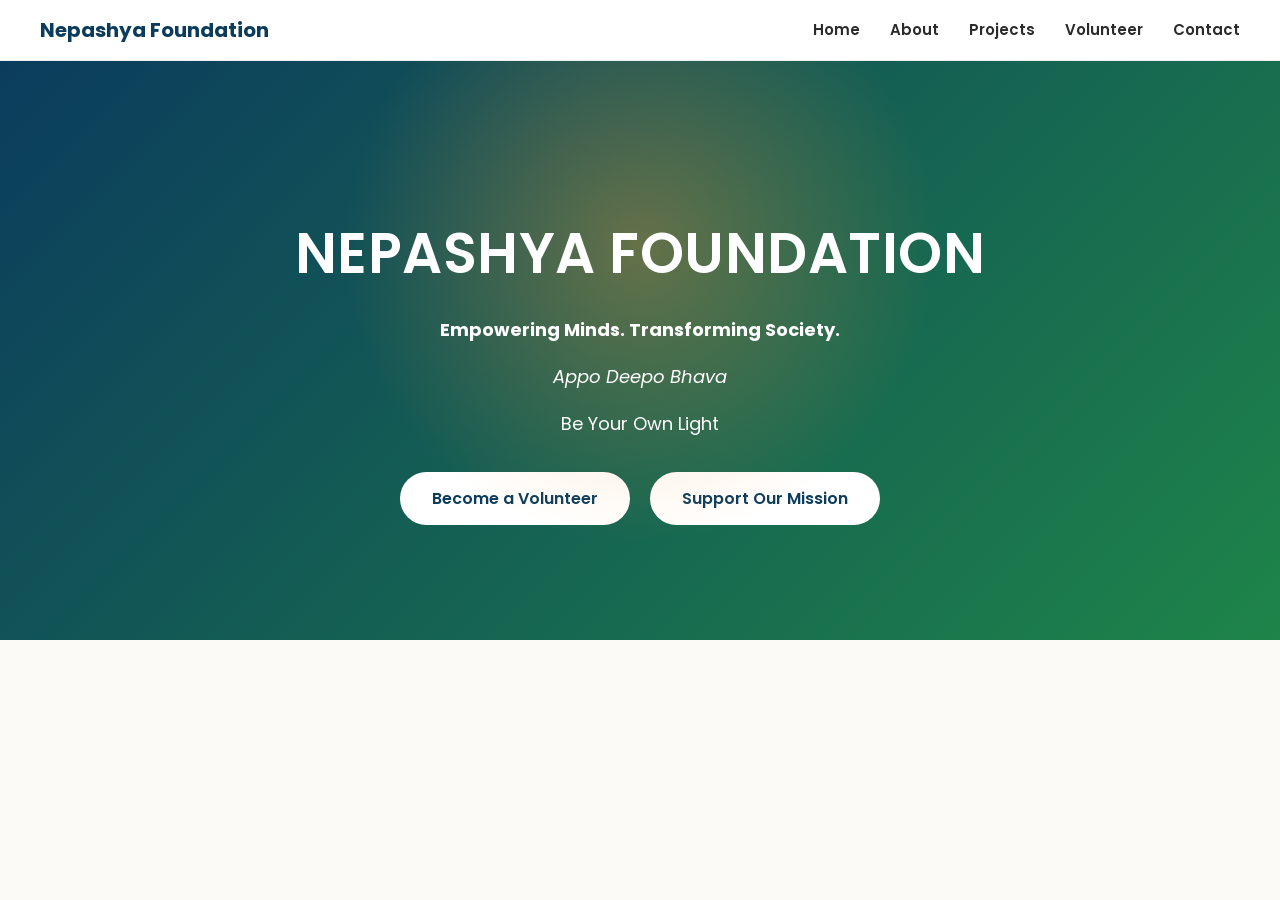
<file: Index.html>
<!DOCTYPE html>
<html lang="en">
<head>
    <meta charset="UTF-8">
    <meta name="viewport" content="width=device-width, initial-scale=1.0">
    <title>Nepashya Foundation</title>
    <link rel="preconnect" href="https://fonts.googleapis.com">
    <link rel="preconnect" href="https://fonts.gstatic.com" crossorigin>
    <link href="https://fonts.googleapis.com/css2?family=Poppins:wght@400;600;700&display=swap" rel="stylesheet">
    <link rel="stylesheet" href="Style.css">
</head>

<body>

<nav>
    <div class="logo">Nepashya Foundation</div>
    <ul class="nav-links">
        <li><a href="index.html">Home</a></li>
        <li><a href="pages/about.html">About</a></li>
        <li><a href="pages/projects.html">Projects</a></li>
        <li><a href="pages/volunteer.html">Volunteer</a></li>
        <li><a href="pages/contact.html">Contact</a></li>
    </ul>
</nav>

<header>

<h1>NEPASHYA FOUNDATION</h1>

<p><strong>Empowering Minds. Transforming Society.</strong></p>

<p><em>Appo Deepo Bhava</em></p>

<p>Be Your Own Light</p>

<a href="pages/volunteer.html"><button>Become a Volunteer</button></a>
<a href="pages/contact.html"><button>Support Our Mission</button></a>

</header>

</body>

</html>
</file>
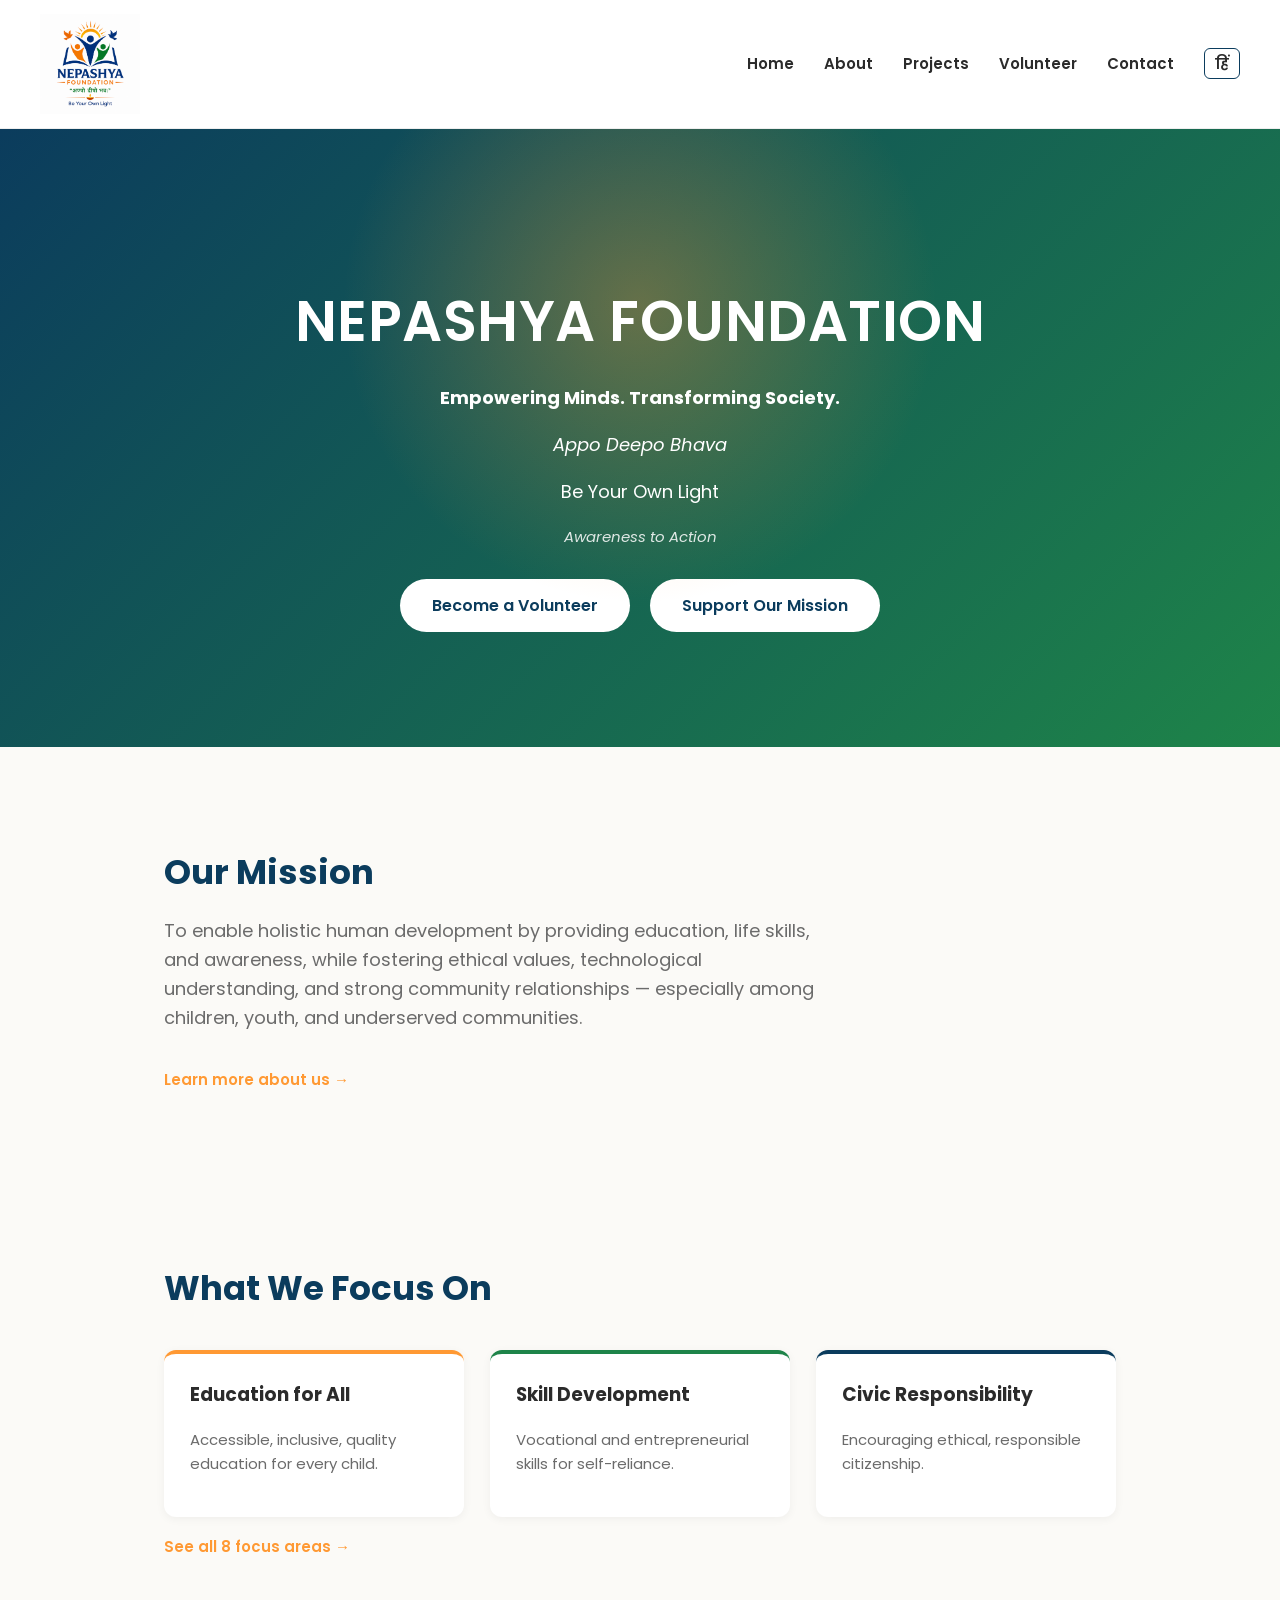
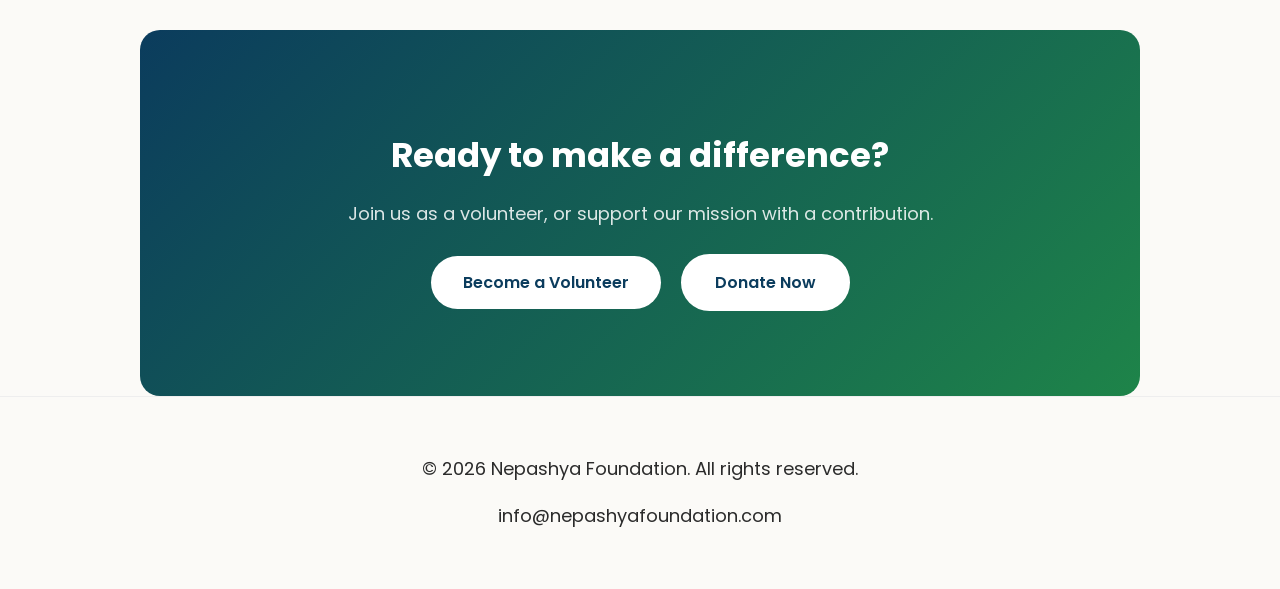
<file: index.html>
<!DOCTYPE html>
<html lang="en">
<head>
    <meta name="google-site-verification" content="google5b5c5616a6d3ec64.html" />
    <meta charset="UTF-8">
    <meta name="viewport" content="width=device-width, initial-scale=1.0">
    <title>Nepashya Foundation</title>
    <link rel="icon" type="image/png" href="assets/images/logo/logo.png">
    <link rel="preconnect" href="https://fonts.googleapis.com">
    <link rel="preconnect" href="https://fonts.gstatic.com" crossorigin>
    <link href="https://fonts.googleapis.com/css2?family=Poppins:wght@400;600;700&display=swap" rel="stylesheet">
    <link rel="stylesheet" href="Style.css">
</head>

<body>

<nav>
    <div class="logo"><img src="assets/images/logo/logo.png" alt="Nepashya Foundation Logo"></div>
    <ul class="nav-links">
        <li><a href="index.html">Home</a></li>
        <li><a href="pages/about.html">About</a></li>
        <li><a href="pages/projects.html">Projects</a></li>
        <li><a href="pages/volunteer.html">Volunteer</a></li>
        <li><a href="pages/contact.html">Contact</a></li>
<li><a href="index-hi.html" class="lang-switch">हिं</a></li>
</ul>
</nav>

<header>

<h1>NEPASHYA FOUNDATION</h1>

<p><strong>Empowering Minds. Transforming Society.</strong></p>

<p><em>Appo Deepo Bhava</em></p>

<p>Be Your Own Light</p>
    <p class="tagline-sub">Awareness to Action</p>

<a href="pages/volunteer.html"><button>Become a Volunteer</button></a>
<a href="pages/contact.html"><button>Support Our Mission</button></a>

</header>
    <section class="home-section mission-preview">
    <h2>Our Mission</h2>
    <p>
        To enable holistic human development by providing education, life skills,
        and awareness, while fostering ethical values, technological understanding,
        and strong community relationships — especially among children, youth, and
        underserved communities.
    </p>
    <a href="pages/about.html" class="text-link">Learn more about us →</a>
</section>

<section class="home-section focus-preview">
    <h2>What We Focus On</h2>
    <div class="project-grid">
        <div class="project-card">
            <h3>Education for All</h3>
            <p>Accessible, inclusive, quality education for every child.</p>
        </div>
        <div class="project-card">
            <h3>Skill Development</h3>
            <p>Vocational and entrepreneurial skills for self-reliance.</p>
        </div>
        <div class="project-card">
            <h3>Civic Responsibility</h3>
            <p>Encouraging ethical, responsible citizenship.</p>
        </div>
    </div>
    <a href="pages/projects.html" class="text-link">See all 8 focus areas →</a>
</section>

<section class="home-section cta-banner">
    <h2>Ready to make a difference?</h2>
    <p>Join us as a volunteer, or support our mission with a contribution.</p>
    <a href="pages/volunteer.html"><button>Become a Volunteer</button></a>
    <a href="pages/donate.html"><button class="btn-outline">Donate Now</button></a>
</section>

<footer>
    <p>&copy; 2026 Nepashya Foundation. All rights reserved.</p>
    <p>info@nepashyafoundation.com</p>
</footer>

</body>

</html>
</file>
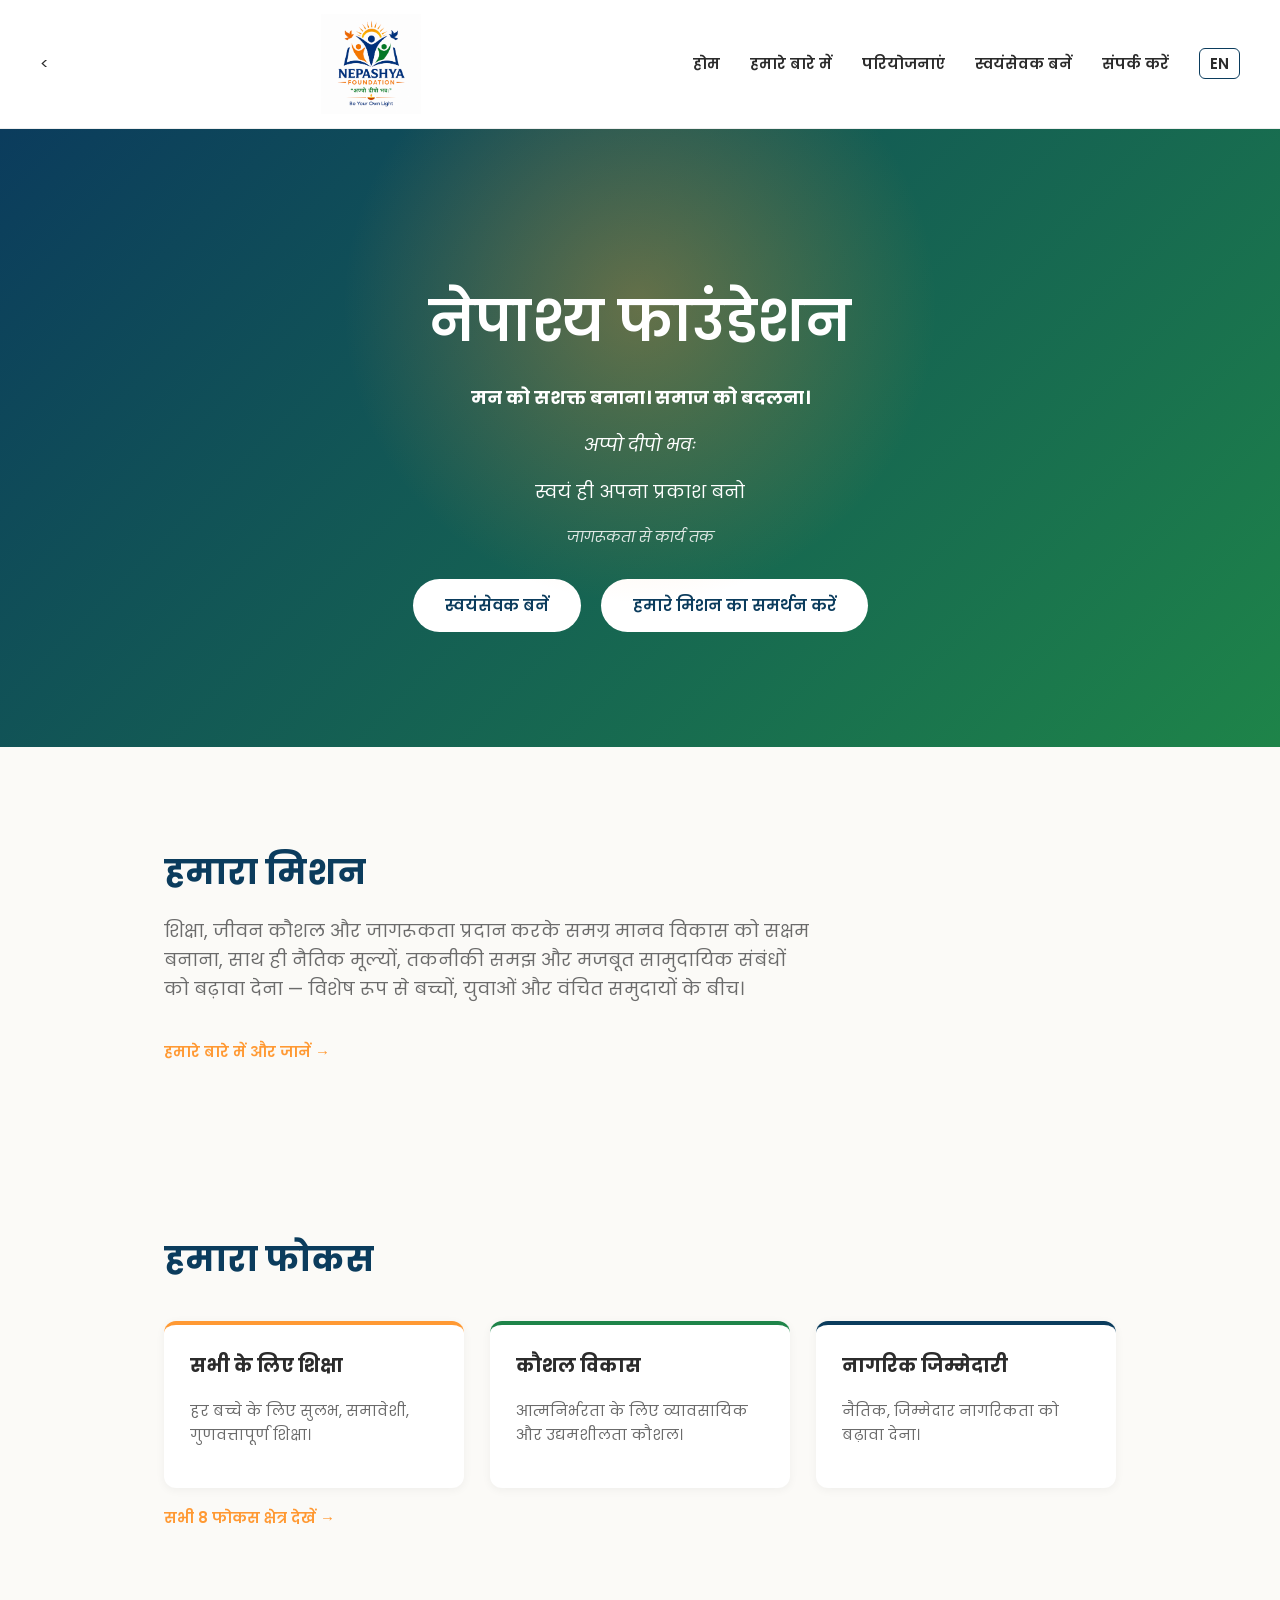
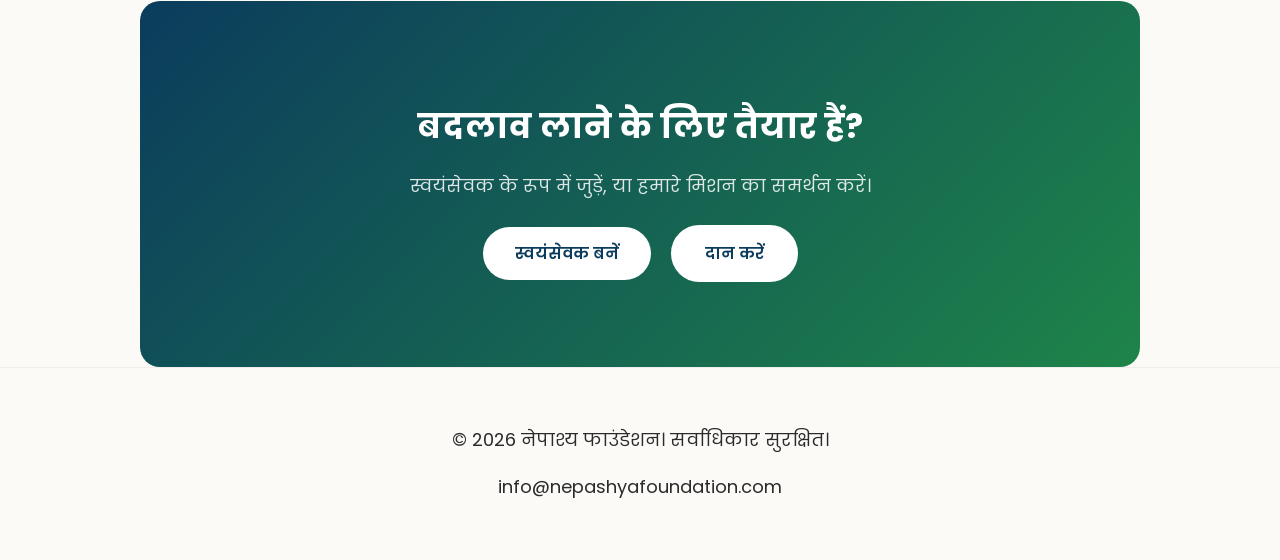
<file: index-hi.html>
<!DOCTYPE html>
<html lang="hi">
<head>
    <meta charset="UTF-8">
    <meta name="viewport" content="width=device-width, initial-scale=1.0">
    <title>नेपाश्य फाउंडेशन</title>
    <link rel="icon" type="image/png" href="assets/images/logo/logo.png">
    <link rel="preconnect" href="https://fonts.googleapis.com">
    <link rel="preconnect" href="https://fonts.gstatic.com" crossorigin>
    <link href="https://fonts.googleapis.com/css2?family=Poppins:wght@400;600;700&family=Noto+Sans+Devanagari:wght@400;600;700&display=swap" rel="stylesheet">
    <link rel="stylesheet" href="Style.css">
</head>

<body>

<nav>
    <<div class="logo"><img src="../assets/images/logo/logo.png" alt="Nepashya Foundation Logo"></div>
    <ul class="nav-links">
        <li><a href="index-hi.html">होम</a></li>
        <li><a href="pages/about-hi.html">हमारे बारे में</a></li>
        <li><a href="pages/projects-hi.html">परियोजनाएं</a></li>
        <li><a href="pages/volunteer-hi.html">स्वयंसेवक बनें</a></li>
        <li><a href="pages/contact-hi.html">संपर्क करें</a></li>
        <li><a href="index.html" class="lang-switch">EN</a></li>
    </ul>
</nav>

<header>

<h1>नेपाश्य फाउंडेशन</h1>

<p><strong>मन को सशक्त बनाना। समाज को बदलना।</strong></p>

<p><em>अप्पो दीपो भवः</em></p>

<p>स्वयं ही अपना प्रकाश बनो</p>
    <p class="tagline-sub">जागरूकता से कार्य तक</p>

<a href="pages/volunteer-hi.html"><button>स्वयंसेवक बनें</button></a>
<a href="pages/contact-hi.html"><button>हमारे मिशन का समर्थन करें</button></a>

</header>
    <section class="home-section mission-preview">
    <h2>हमारा मिशन</h2>
    <p>
        शिक्षा, जीवन कौशल और जागरूकता प्रदान करके समग्र मानव विकास को सक्षम
        बनाना, साथ ही नैतिक मूल्यों, तकनीकी समझ और मजबूत सामुदायिक संबंधों
        को बढ़ावा देना — विशेष रूप से बच्चों, युवाओं और वंचित समुदायों के बीच।
    </p>
    <a href="pages/about-hi.html" class="text-link">हमारे बारे में और जानें →</a>
</section>

<section class="home-section focus-preview">
    <h2>हमारा फोकस</h2>
    <div class="project-grid">
        <div class="project-card">
            <h3>सभी के लिए शिक्षा</h3>
            <p>हर बच्चे के लिए सुलभ, समावेशी, गुणवत्तापूर्ण शिक्षा।</p>
        </div>
        <div class="project-card">
            <h3>कौशल विकास</h3>
            <p>आत्मनिर्भरता के लिए व्यावसायिक और उद्यमशीलता कौशल।</p>
        </div>
        <div class="project-card">
            <h3>नागरिक जिम्मेदारी</h3>
            <p>नैतिक, जिम्मेदार नागरिकता को बढ़ावा देना।</p>
        </div>
    </div>
    <a href="pages/projects-hi.html" class="text-link">सभी 8 फोकस क्षेत्र देखें →</a>
</section>

<section class="home-section cta-banner">
    <h2>बदलाव लाने के लिए तैयार हैं?</h2>
    <p>स्वयंसेवक के रूप में जुड़ें, या हमारे मिशन का समर्थन करें।</p>
    <a href="pages/volunteer-hi.html"><button>स्वयंसेवक बनें</button></a>
    <a href="pages/donate-hi.html"><button class="btn-outline">दान करें</button></a>
</section>

<footer>
    <p>&copy; 2026 नेपाश्य फाउंडेशन। सर्वाधिकार सुरक्षित।</p>
    <p>info@nepashyafoundation.com</p>
</footer>
</body>

</html>
</file>
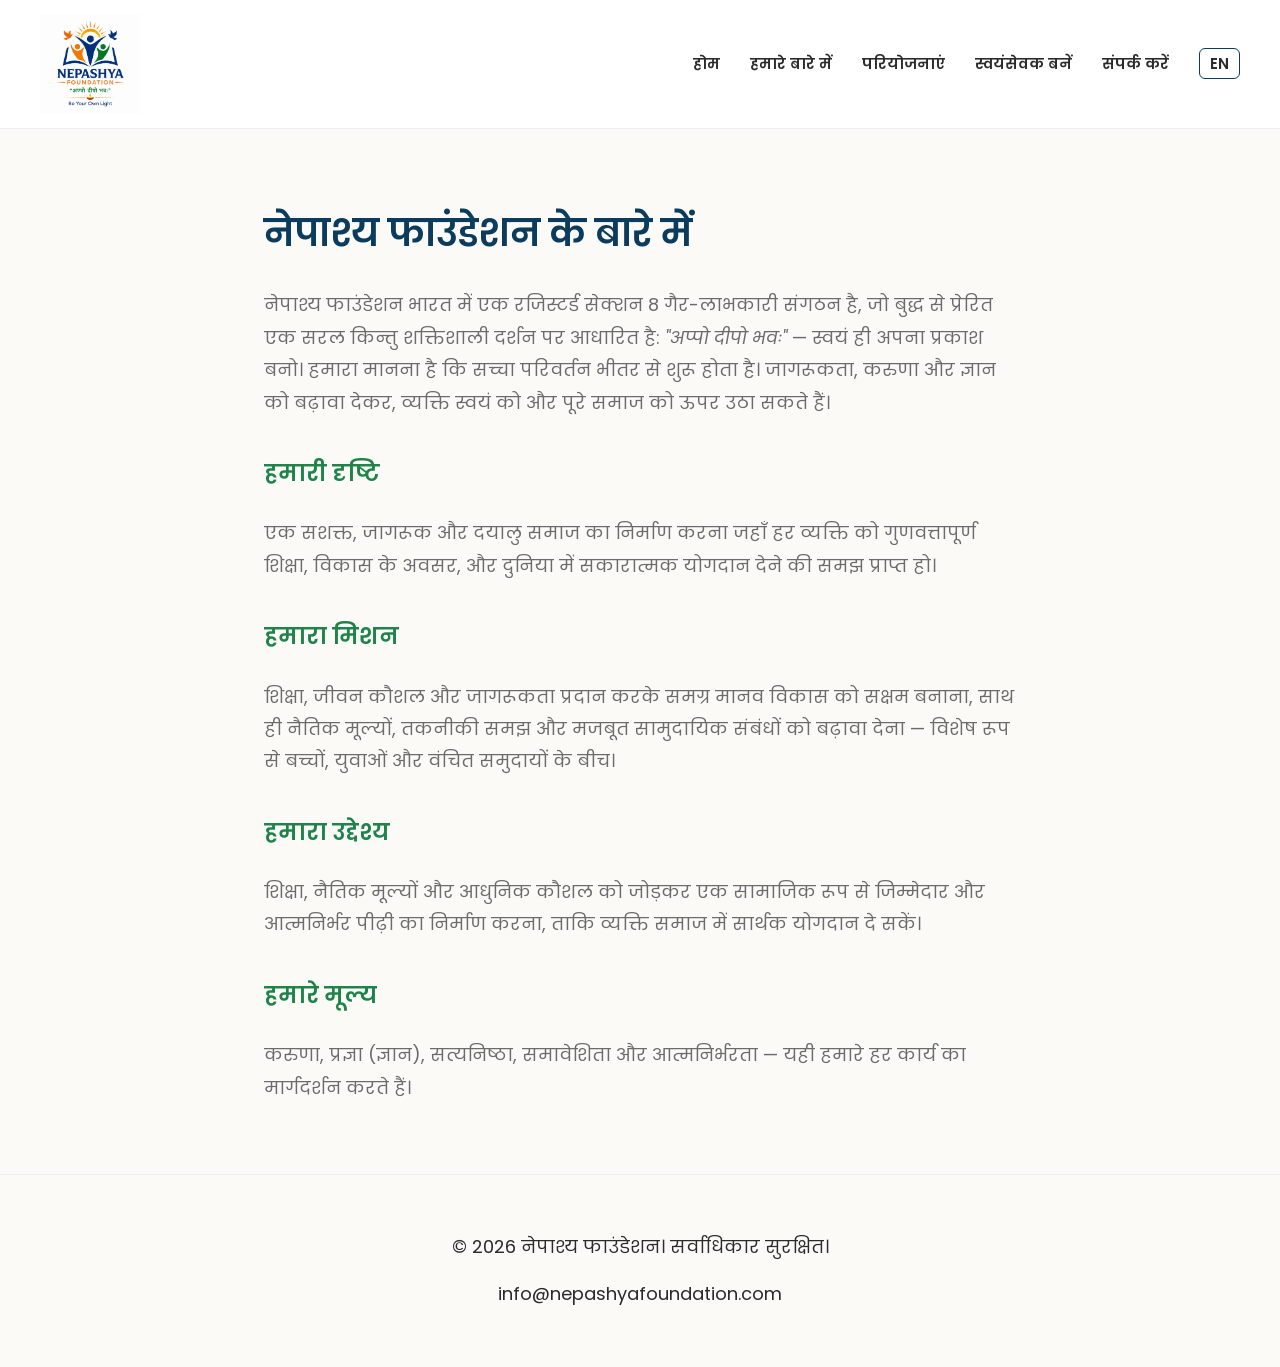
<file: pages/about-hi.html>
<!DOCTYPE html>
<html lang="hi">
<head>
    <meta charset="UTF-8">
    <meta name="viewport" content="width=device-width, initial-scale=1.0">
    <title>हमारे बारे में | नेपाश्य फाउंडेशन</title>
    <link rel="preconnect" href="https://fonts.googleapis.com">
    <link rel="preconnect" href="https://fonts.gstatic.com" crossorigin>
    <link href="https://fonts.googleapis.com/css2?family=Poppins:wght@400;600;700&family=Noto+Sans+Devanagari:wght@400;600;700&display=swap" rel="stylesheet">
    <link rel="stylesheet" href="../Style.css">
</head>
<body>

<nav>
    <div class="logo"><img src="../assets/images/logo/logo.png" alt="Nepashya Foundation Logo"></div>
    <ul class="nav-links">
        <li><a href="../index-hi.html">होम</a></li>
        <li><a href="about-hi.html">हमारे बारे में</a></li>
        <li><a href="projects-hi.html">परियोजनाएं</a></li>
        <li><a href="volunteer-hi.html">स्वयंसेवक बनें</a></li>
        <li><a href="contact-hi.html">संपर्क करें</a></li>
        <li><a href="about.html" class="lang-switch">EN</a></li>
    </ul>
</nav>
<section class="page-section">
    <h2>नेपाश्य फाउंडेशन के बारे में</h2>

    <p>
        नेपाश्य फाउंडेशन भारत में एक रजिस्टर्ड सेक्शन 8 गैर-लाभकारी संगठन है,
        जो बुद्ध से प्रेरित एक सरल किन्तु शक्तिशाली दर्शन पर आधारित है:
        <em>"अप्पो दीपो भवः"</em> — स्वयं ही अपना प्रकाश बनो। हमारा मानना है कि
        सच्चा परिवर्तन भीतर से शुरू होता है। जागरूकता, करुणा और ज्ञान को बढ़ावा
        देकर, व्यक्ति स्वयं को और पूरे समाज को ऊपर उठा सकते हैं।
    </p>

    <h3>हमारी दृष्टि</h3>
    <p>
        एक सशक्त, जागरूक और दयालु समाज का निर्माण करना जहाँ हर व्यक्ति को
        गुणवत्तापूर्ण शिक्षा, विकास के अवसर, और दुनिया में सकारात्मक योगदान
        देने की समझ प्राप्त हो।
    </p>

    <h3>हमारा मिशन</h3>
    <p>
        शिक्षा, जीवन कौशल और जागरूकता प्रदान करके समग्र मानव विकास को सक्षम
        बनाना, साथ ही नैतिक मूल्यों, तकनीकी समझ और मजबूत सामुदायिक संबंधों
        को बढ़ावा देना — विशेष रूप से बच्चों, युवाओं और वंचित समुदायों के बीच।
    </p>

    <h3>हमारा उद्देश्य</h3>
    <p>
        शिक्षा, नैतिक मूल्यों और आधुनिक कौशल को जोड़कर एक सामाजिक रूप से
        जिम्मेदार और आत्मनिर्भर पीढ़ी का निर्माण करना, ताकि व्यक्ति समाज में
        सार्थक योगदान दे सकें।
    </p>

    <h3>हमारे मूल्य</h3>
    <p>
        करुणा, प्रज्ञा (ज्ञान), सत्यनिष्ठा, समावेशिता और आत्मनिर्भरता —
        यही हमारे हर कार्य का मार्गदर्शन करते हैं।
    </p>

</section>

</body>
</html>
<footer>
    <p>&copy; 2026 नेपाश्य फाउंडेशन। सर्वाधिकार सुरक्षित।</p>
    <p>info@nepashyafoundation.com</p>
</footer>
</file>
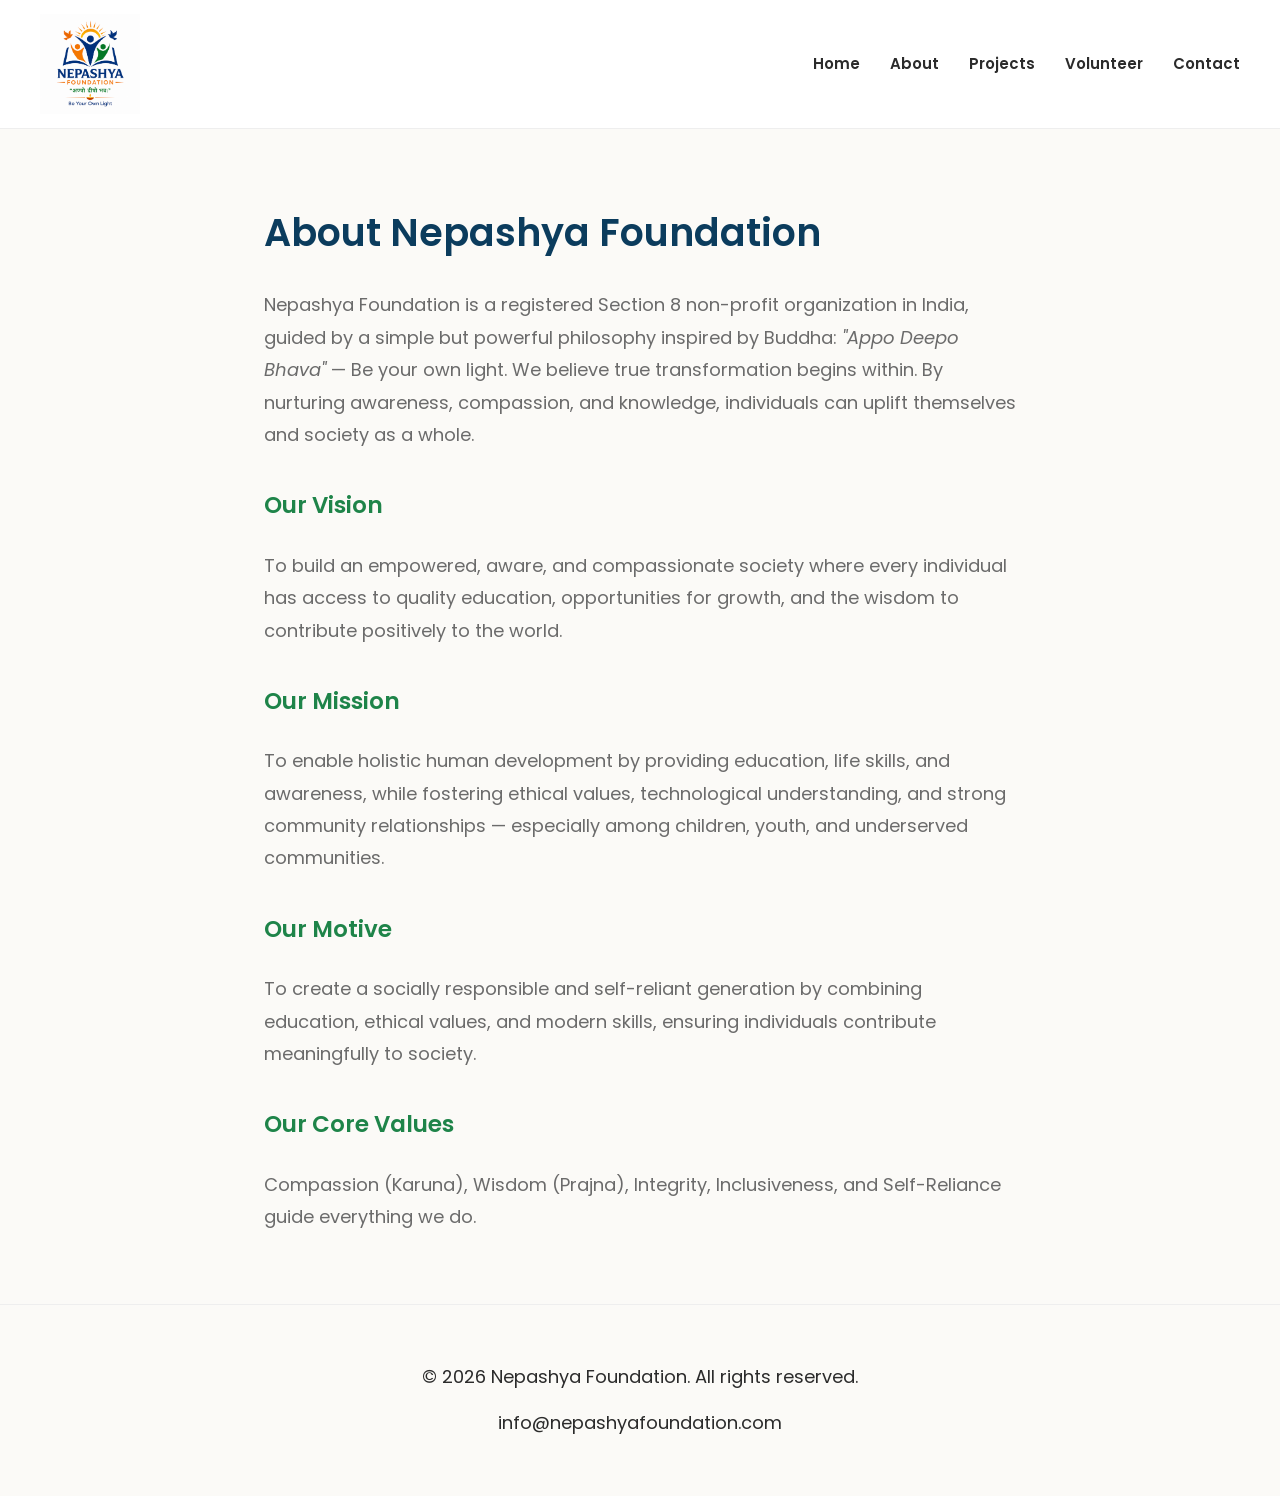
<file: pages/about.html>
<!DOCTYPE html>
<html lang="en">
<head>
    <meta charset="UTF-8">
    <meta name="viewport" content="width=device-width, initial-scale=1.0">
    <title>About Us | Nepashya Foundation</title>
    <link rel="preconnect" href="https://fonts.googleapis.com">
    <link rel="preconnect" href="https://fonts.gstatic.com" crossorigin>
    <link href="https://fonts.googleapis.com/css2?family=Poppins:wght@400;600;700&display=swap" rel="stylesheet">
    <link rel="stylesheet" href="../Style.css">
</head>

<body>

<nav>
    <div class="logo"><img src="../assets/images/logo/logo.png" alt="Nepashya Foundation Logo"></div>
    <ul class="nav-links">
        <li><a href="../index.html">Home</a></li>
        <li><a href="about.html">About</a></li>
        <li><a href="projects.html">Projects</a></li>
        <li><a href="volunteer.html">Volunteer</a></li>
        <li><a href="contact.html">Contact</a></li>
    </ul>
</nav>

<section class="page-section">
    <h2>About Nepashya Foundation</h2>

    <p>
        Nepashya Foundation is a registered Section 8 non-profit organization in India,
        guided by a simple but powerful philosophy inspired by Buddha: <em>"Appo Deepo Bhava"</em> —
        Be your own light. We believe true transformation begins within. By nurturing
        awareness, compassion, and knowledge, individuals can uplift themselves and
        society as a whole.
    </p>

    <h3>Our Vision</h3>
    <p>
        To build an empowered, aware, and compassionate society where every individual
        has access to quality education, opportunities for growth, and the wisdom to
        contribute positively to the world.
    </p>

    <h3>Our Mission</h3>
    <p>
        To enable holistic human development by providing education, life skills, and
        awareness, while fostering ethical values, technological understanding, and
        strong community relationships — especially among children, youth, and
        underserved communities.
    </p>

    <h3>Our Motive</h3>
    <p>
        To create a socially responsible and self-reliant generation by combining
        education, ethical values, and modern skills, ensuring individuals contribute
        meaningfully to society.
    </p>

    <h3>Our Core Values</h3>
    <p>
        Compassion (Karuna), Wisdom (Prajna), Integrity, Inclusiveness, and Self-Reliance
        guide everything we do.
    </p>
</section>

</body>

</html>
<footer>
    <p>&copy; 2026 Nepashya Foundation. All rights reserved.</p>
    <p>info@nepashyafoundation.com</p>
</footer>
</file>
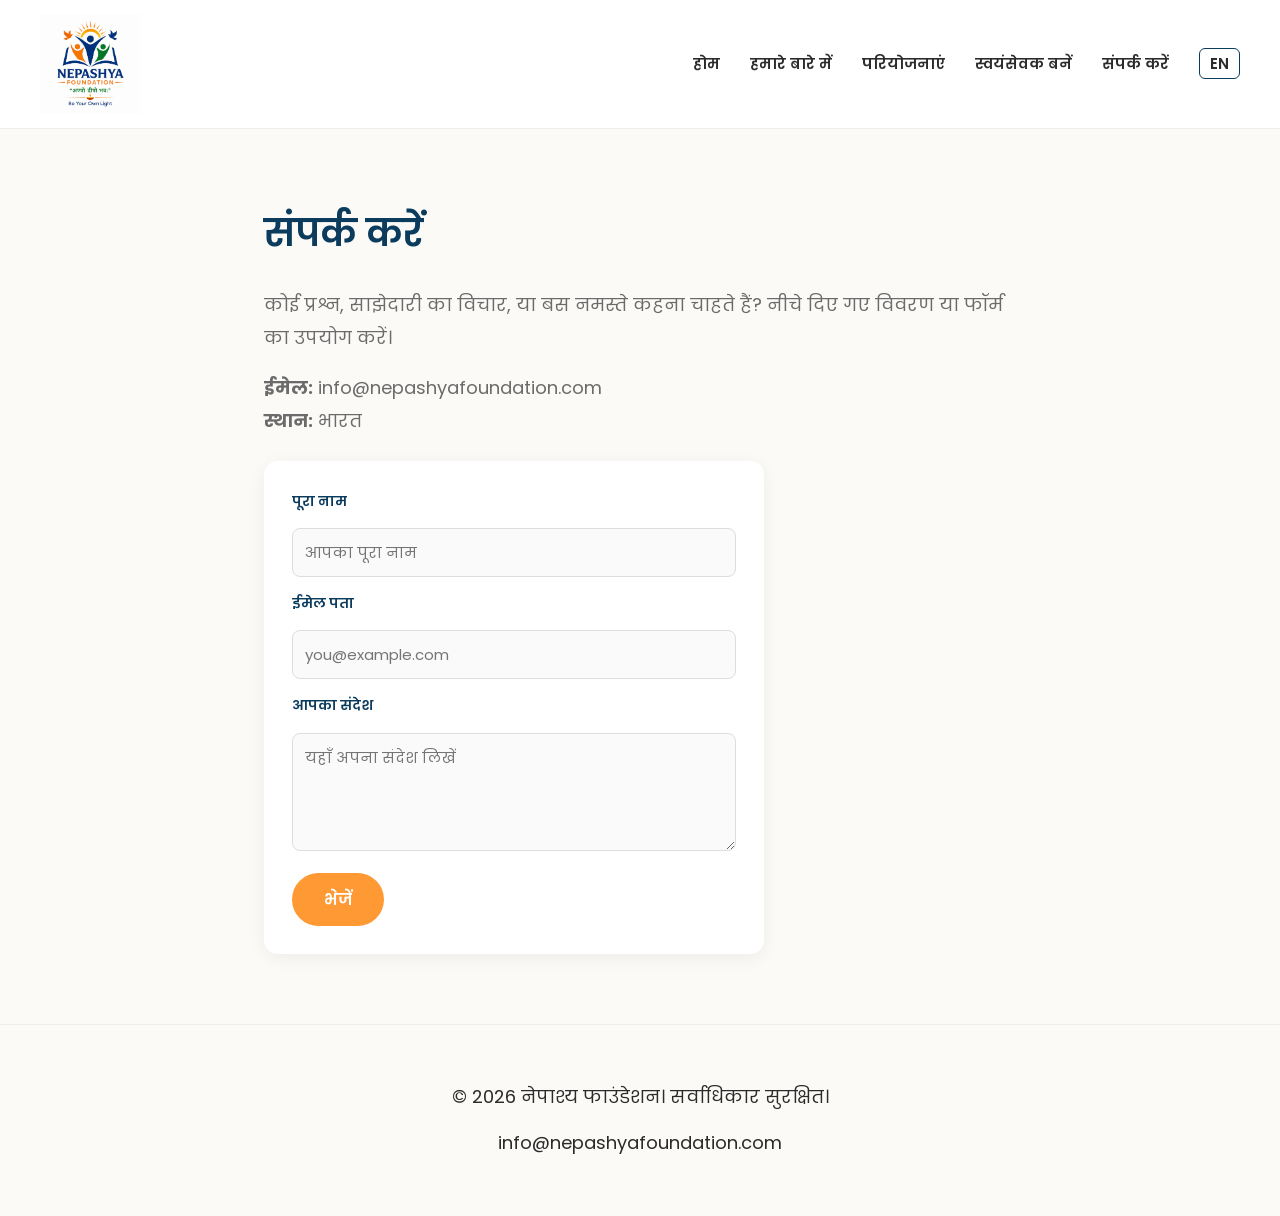
<file: pages/contact-hi.html>
<!DOCTYPE html>
<html lang="hi">
<head>
    <meta charset="UTF-8">
    <meta name="viewport" content="width=device-width, initial-scale=1.0">
    <title>संपर्क करें | नेपाश्य फाउंडेशन</title>
    <link rel="preconnect" href="https://fonts.googleapis.com">
    <link rel="preconnect" href="https://fonts.gstatic.com" crossorigin>
    <link href="https://fonts.googleapis.com/css2?family=Poppins:wght@400;600;700&family=Noto+Sans+Devanagari:wght@400;600;700&display=swap" rel="stylesheet">
    <link rel="stylesheet" href="../Style.css">
</head>
<body>

<nav>
    <div class="logo"><img src="../assets/images/logo/logo.png" alt="Nepashya Foundation Logo"></div>
    <ul class="nav-links">
        <li><a href="../index-hi.html">होम</a></li>
        <li><a href="about-hi.html">हमारे बारे में</a></li>
        <li><a href="projects-hi.html">परियोजनाएं</a></li>
        <li><a href="volunteer-hi.html">स्वयंसेवक बनें</a></li>
        <li><a href="contact-hi.html">संपर्क करें</a></li>
        <li><a href="contact.html" class="lang-switch">EN</a></li>
    </ul>
</nav>

<section class="page-section">
    <h2>संपर्क करें</h2>
    <p>
        कोई प्रश्न, साझेदारी का विचार, या बस नमस्ते कहना चाहते हैं?
        नीचे दिए गए विवरण या फॉर्म का उपयोग करें।
    </p>
    <p>
        <strong>ईमेल:</strong> info@nepashyafoundation.com<br>
        <strong>स्थान:</strong> भारत
    </p>

    <form class="volunteer-form" action="https://formspree.io/f/mzdladkb" method="POST">
        <input type="hidden" name="form_type" value="Contact Message">
        <label for="name">पूरा नाम</label>
        <input type="text" id="name" name="name" placeholder="आपका पूरा नाम">

        <label for="email">ईमेल पता</label>
        <input type="email" id="email" name="email" placeholder="you@example.com">

        <label for="message">आपका संदेश</label>
        <textarea id="message" name="message" rows="4" placeholder="यहाँ अपना संदेश लिखें"></textarea>

        <button type="submit">भेजें </button>
    </form>
</section>

</body>
</html>
<footer>
    <p>&copy; 2026 नेपाश्य फाउंडेशन। सर्वाधिकार सुरक्षित।</p>
    <p>info@nepashyafoundation.com</p>
</footer>
</file>
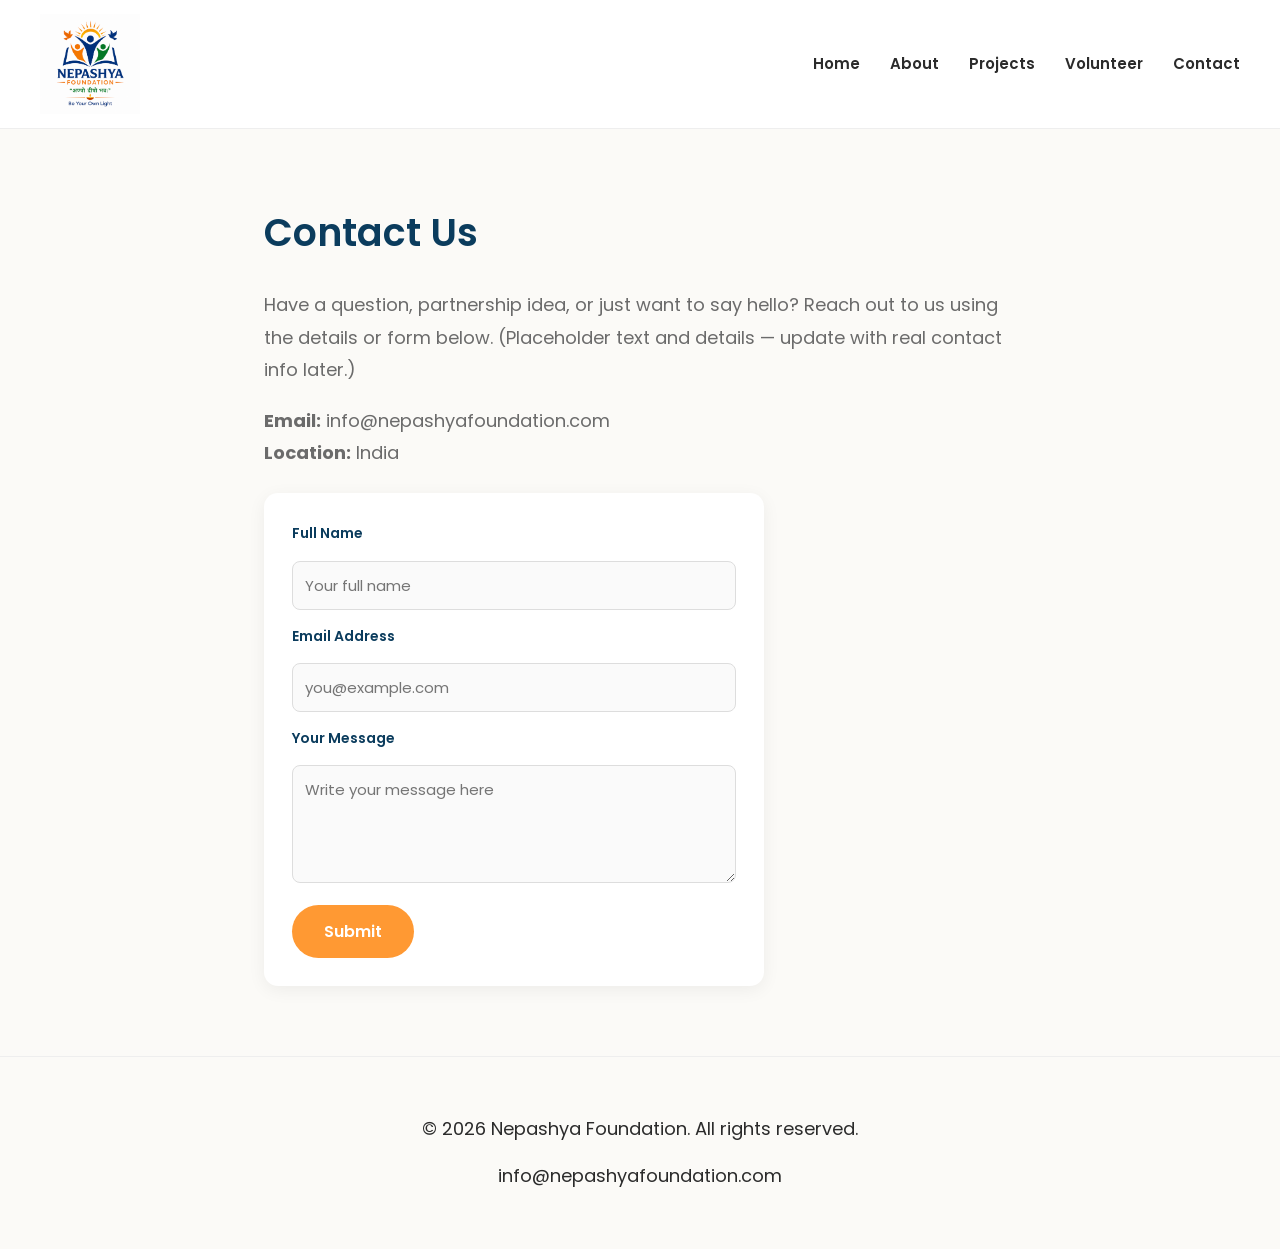
<file: pages/contact.html>
<!DOCTYPE html>
<html lang="en">
<head>
    <meta charset="UTF-8">
    <meta name="viewport" content="width=device-width, initial-scale=1.0">
    <title>Contact Us | Nepashya Foundation</title>
    <link rel="preconnect" href="https://fonts.googleapis.com">
    <link rel="preconnect" href="https://fonts.gstatic.com" crossorigin>
    <link href="https://fonts.googleapis.com/css2?family=Poppins:wght@400;600;700&display=swap" rel="stylesheet">
    <link rel="stylesheet" href="../Style.css">
</head>

<body>

<nav>
    <div class="logo"><img src="../assets/images/logo/logo.png" alt="Nepashya Foundation Logo"></div>
    <ul class="nav-links">
        <li><a href="../index.html">Home</a></li>
        <li><a href="about.html">About</a></li>
        <li><a href="projects.html">Projects</a></li>
        <li><a href="volunteer.html">Volunteer</a></li>
        <li><a href="contact.html">Contact</a></li>
    </ul>
</nav>

<section class="page-section">
    <h2>Contact Us</h2>
    <p>
        Have a question, partnership idea, or just want to say hello?
        Reach out to us using the details or form below.
        (Placeholder text and details — update with real contact info later.)
    </p>

    <p>
        <strong>Email:</strong> info@nepashyafoundation.com<br>
        <strong>Location:</strong> India
    </p>

    <form class="volunteer-form" action="https://formspree.io/f/mzdladkb" method="POST">
        <input type="hidden" name="form_type" value="Contact Message">

        <label for="name">Full Name</label>
        <input type="text" id="name" name="name" placeholder="Your full name">

        <label for="email">Email Address</label>
        <input type="email" id="email" name="email" placeholder="you@example.com">

        <label for="message">Your Message</label>
        <textarea id="message" name="message" rows="4" placeholder="Write your message here"></textarea>

        <button type="submit">Submit</button>

    </form>
</section>

</body>

</html>
<footer>
    <p>&copy; 2026 Nepashya Foundation. All rights reserved.</p>
    <p>info@nepashyafoundation.com</p>
</footer>
</file>
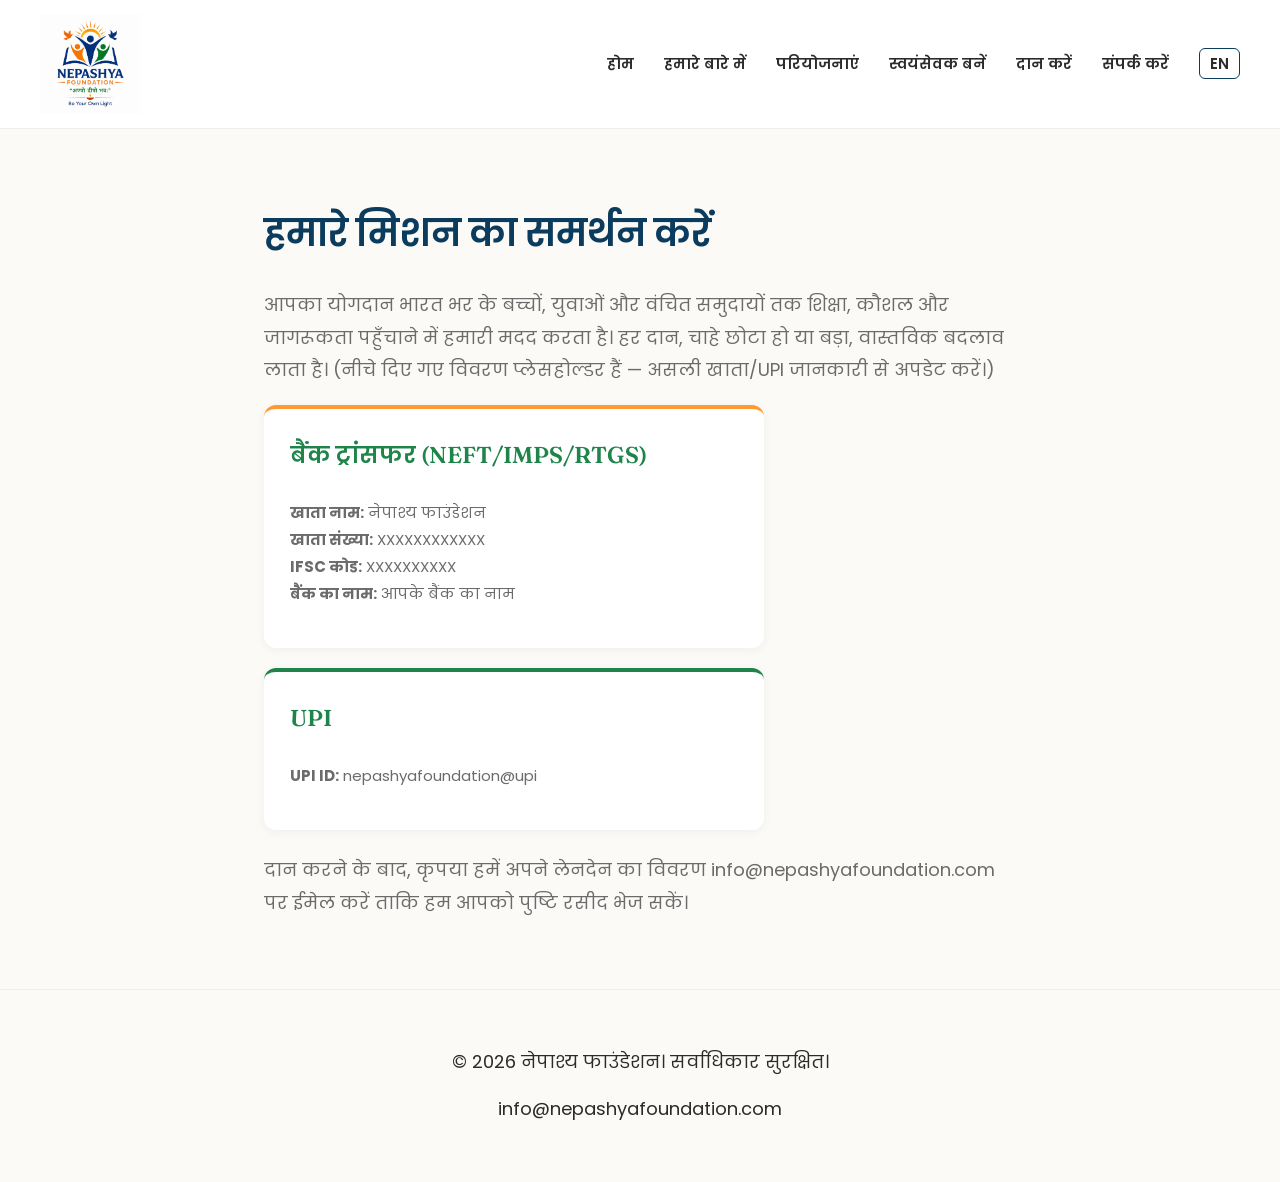
<file: pages/donate-hi.html>
<!DOCTYPE html>
<html lang="hi">
<head>
    <meta charset="UTF-8">
    <meta name="viewport" content="width=device-width, initial-scale=1.0">
    <title>दान करें | नेपाश्य फाउंडेशन</title>
    <link rel="preconnect" href="https://fonts.googleapis.com">
    <link rel="preconnect" href="https://fonts.gstatic.com" crossorigin>
    <link href="https://fonts.googleapis.com/css2?family=Poppins:wght@400;600;700&family=Fraunces:wght@500;600&family=Noto+Sans+Devanagari:wght@400;600;700&display=swap" rel="stylesheet">
    <link rel="stylesheet" href="../Style.css">
</head>
<body>

<nav>
    <div class="logo"><img src="../assets/images/logo/logo.png" alt="Nepashya Foundation Logo"></div>
    <ul class="nav-links">
        <li><a href="../index-hi.html">होम</a></li>
        <li><a href="about-hi.html">हमारे बारे में</a></li>
        <li><a href="projects-hi.html">परियोजनाएं</a></li>
        <li><a href="volunteer-hi.html">स्वयंसेवक बनें</a></li>
        <li><a href="donate-hi.html">दान करें</a></li>
        <li><a href="contact-hi.html">संपर्क करें</a></li>
        <li><a href="donate.html" class="lang-switch">EN</a></li>
    </ul>
</nav>

<section class="page-section">
    <h2>हमारे मिशन का समर्थन करें</h2>
    <p>
        आपका योगदान भारत भर के बच्चों, युवाओं और वंचित समुदायों तक शिक्षा,
        कौशल और जागरूकता पहुँचाने में हमारी मदद करता है। हर दान, चाहे छोटा
        हो या बड़ा, वास्तविक बदलाव लाता है। (नीचे दिए गए विवरण प्लेसहोल्डर
        हैं — असली खाता/UPI जानकारी से अपडेट करें।)
    </p>

    <div class="project-card" style="max-width: 500px;">
        <h3>बैंक ट्रांसफर (NEFT/IMPS/RTGS)</h3>
        <p>
            <strong>खाता नाम:</strong> नेपाश्य फाउंडेशन<br>
            <strong>खाता संख्या:</strong> XXXXXXXXXXXX<br>
            <strong>IFSC कोड:</strong> XXXXXXXXXX<br>
            <strong>बैंक का नाम:</strong> आपके बैंक का नाम
        </p>
    </div>

    <div class="project-card" style="max-width: 500px; margin-top: 20px;">
        <h3>UPI</h3>
        <p>
            <strong>UPI ID:</strong> nepashyafoundation@upi
        </p>
    </div>

    <p style="margin-top: 24px;">
        दान करने के बाद, कृपया हमें अपने लेनदेन का विवरण
        info@nepashyafoundation.com पर ईमेल करें ताकि हम आपको पुष्टि रसीद
        भेज सकें।
    </p>
</section>

<footer>
    <p>&copy; 2026 नेपाश्य फाउंडेशन। सर्वाधिकार सुरक्षित।</p>
    <p>info@nepashyafoundation.com</p>
</footer>

</body>
</html>
</file>
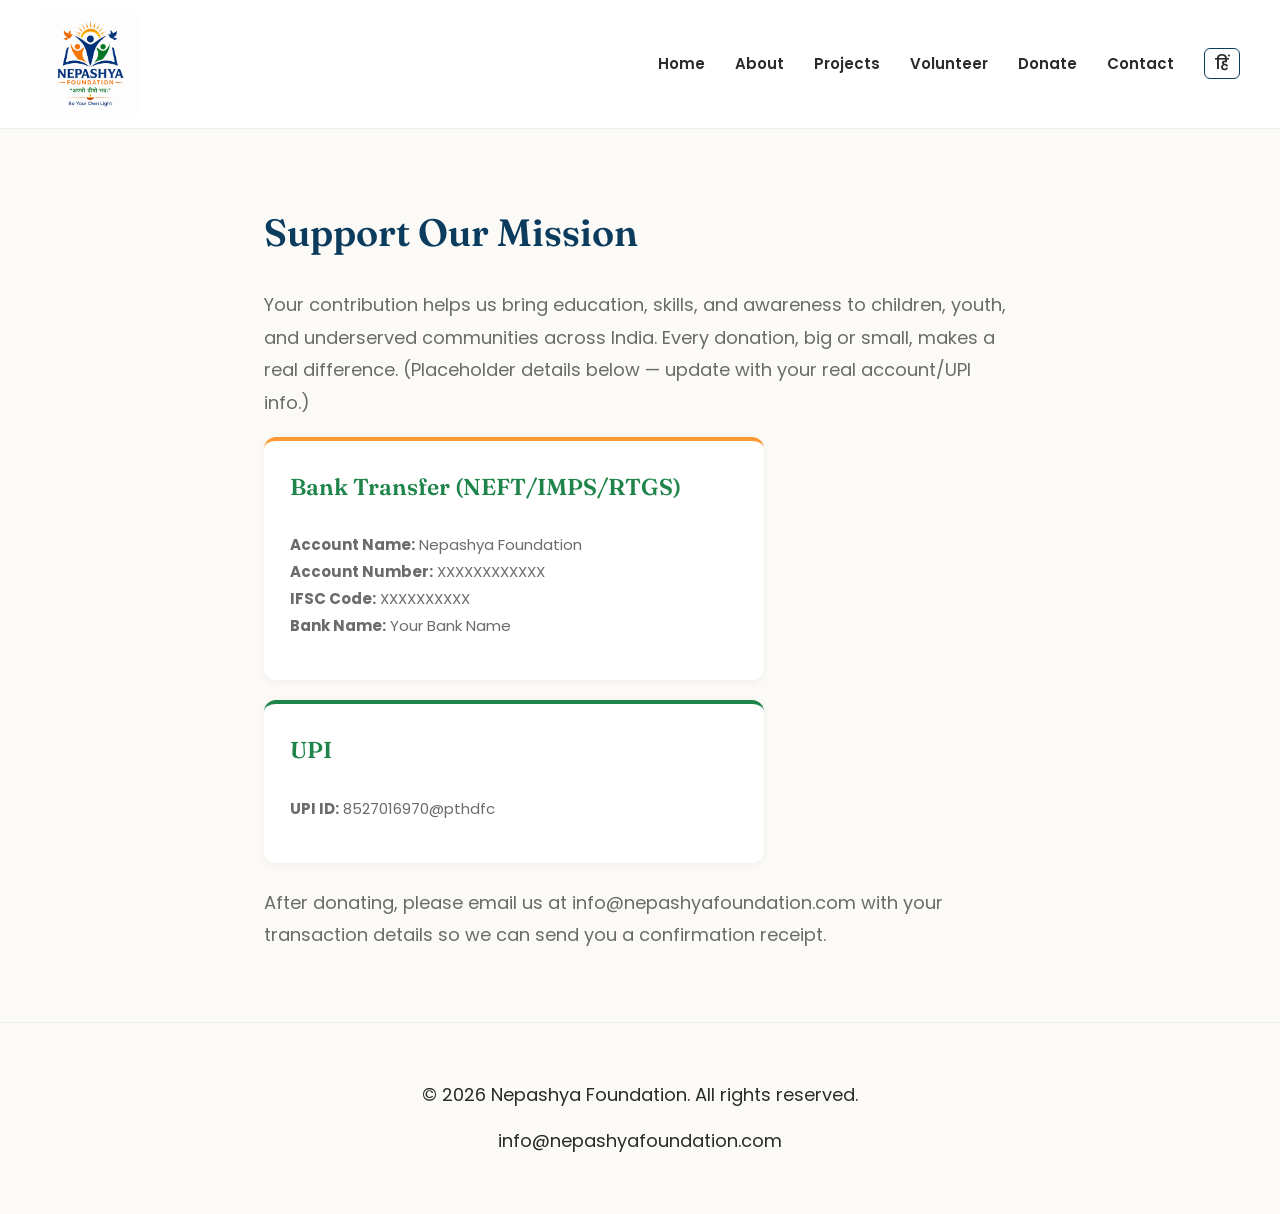
<file: pages/donate.html>
<!DOCTYPE html>
<html lang="en">
<head>
    <meta charset="UTF-8">
    <meta name="viewport" content="width=device-width, initial-scale=1.0">
    <title>Donate | Nepashya Foundation</title>
    <link rel="preconnect" href="https://fonts.googleapis.com">
    <link rel="preconnect" href="https://fonts.gstatic.com" crossorigin>
    <link href="https://fonts.googleapis.com/css2?family=Poppins:wght@400;600;700&family=Fraunces:wght@500;600&family=Noto+Sans+Devanagari:wght@400;600;700&display=swap" rel="stylesheet">
    <link rel="stylesheet" href="../Style.css">
</head>
<body>

<nav>
    <div class="logo"><img src="../assets/images/logo/logo.png" alt="Nepashya Foundation Logo"></div>
    <ul class="nav-links">
        <li><a href="../index.html">Home</a></li>
        <li><a href="about.html">About</a></li>
        <li><a href="projects.html">Projects</a></li>
        <li><a href="volunteer.html">Volunteer</a></li>
        <li><a href="donate.html">Donate</a></li>
        <li><a href="contact.html">Contact</a></li>
        <li><a href="donate-hi.html" class="lang-switch">हिं</a></li>
    </ul>
</nav>

<section class="page-section">
    <h2>Support Our Mission</h2>
    <p>
        Your contribution helps us bring education, skills, and awareness to
        children, youth, and underserved communities across India. Every
        donation, big or small, makes a real difference.
        (Placeholder details below — update with your real account/UPI info.)
    </p>

    <div class="project-card" style="max-width: 500px;">
        <h3>Bank Transfer (NEFT/IMPS/RTGS)</h3>
        <p>
            <strong>Account Name:</strong> Nepashya Foundation<br>
            <strong>Account Number:</strong> XXXXXXXXXXXX<br>
            <strong>IFSC Code:</strong> XXXXXXXXXX<br>
            <strong>Bank Name:</strong> Your Bank Name
        </p>
    </div>

    <div class="project-card" style="max-width: 500px; margin-top: 20px;">
        <h3>UPI</h3>
        <p>
            <strong>UPI ID:</strong> 8527016970@pthdfc
        </p>
    </div>

    <p style="margin-top: 24px;">
        After donating, please email us at info@nepashyafoundation.com with
        your transaction details so we can send you a confirmation receipt.
    </p>
</section>

<footer>
    <p>&copy; 2026 Nepashya Foundation. All rights reserved.</p>
    <p>info@nepashyafoundation.com</p>
</footer>

</body>
</html>
</file>
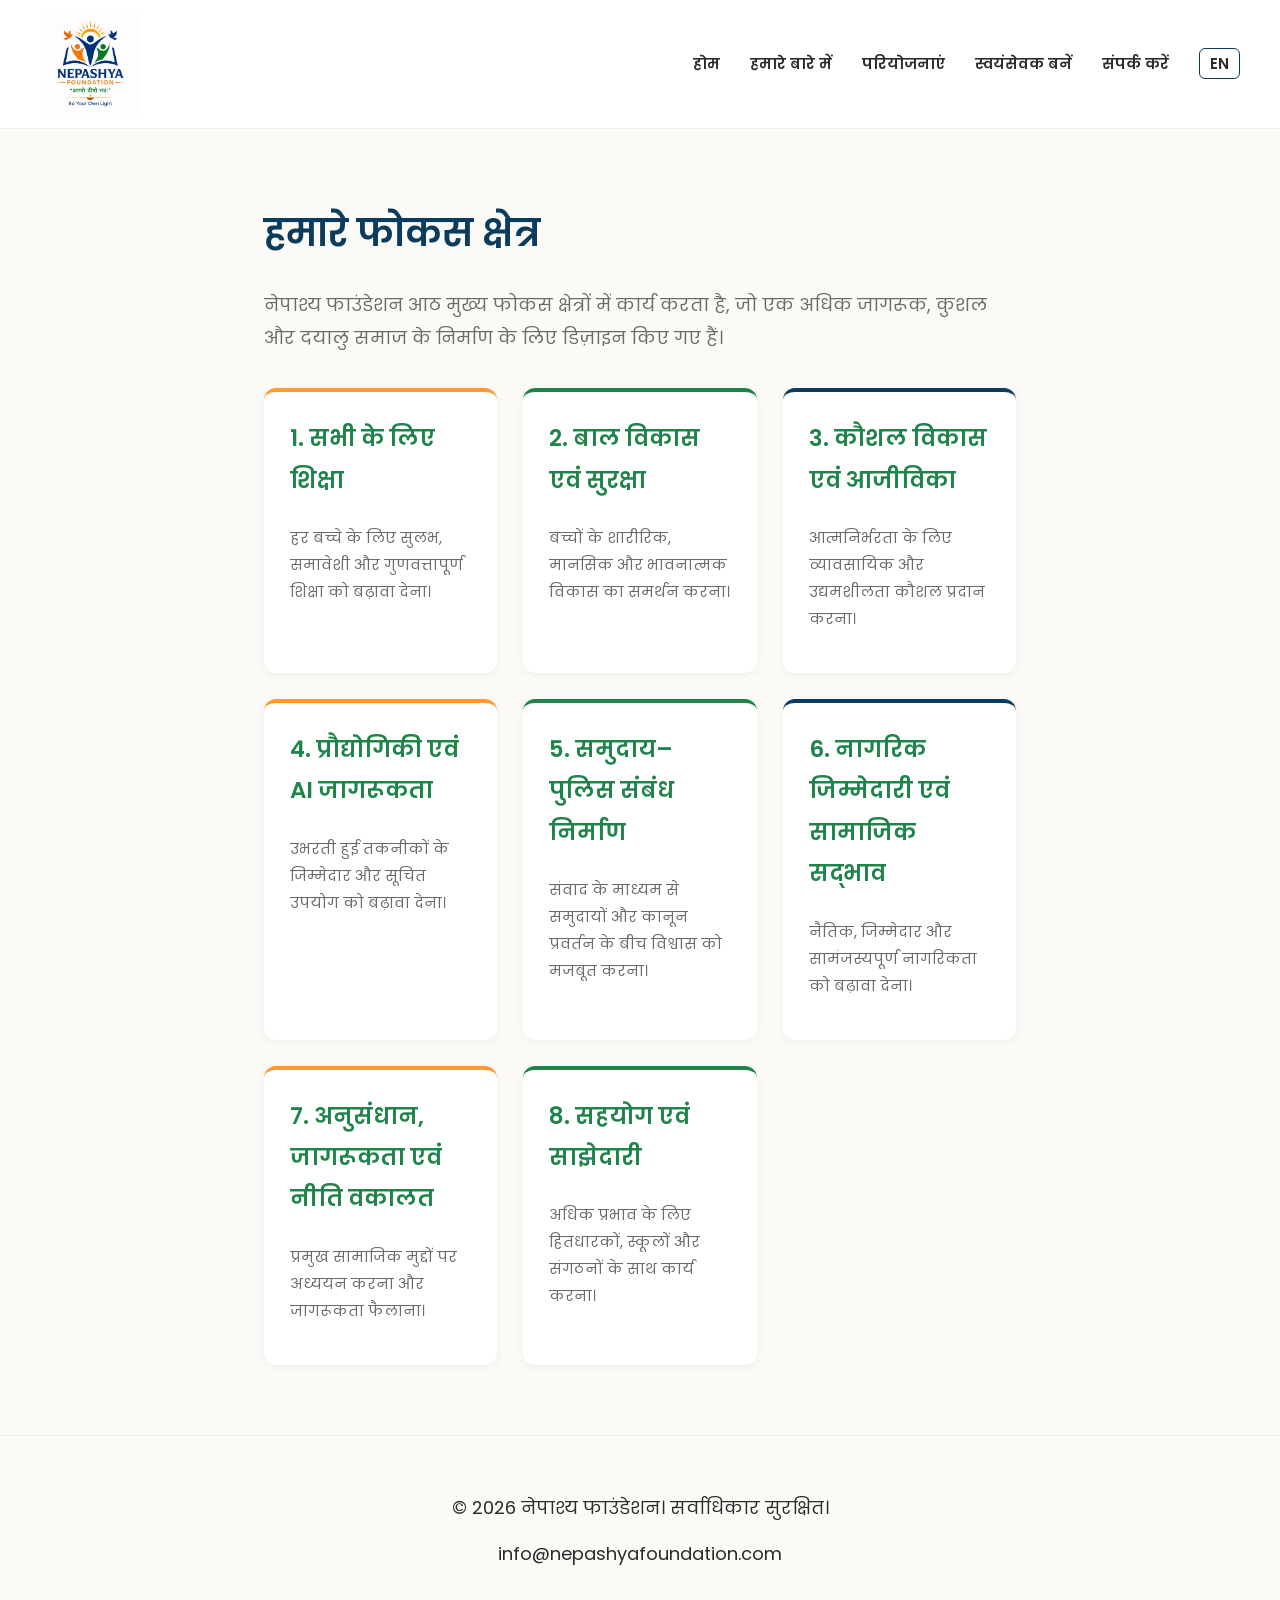
<file: pages/projects-hi.html>
<!DOCTYPE html>
<html lang="hi">
<head>
    <meta charset="UTF-8">
    <meta name="viewport" content="width=device-width, initial-scale=1.0">
    <title>परियोजनाएं | नेपाश्य फाउंडेशन</title>
    <link rel="preconnect" href="https://fonts.googleapis.com">
    <link rel="preconnect" href="https://fonts.gstatic.com" crossorigin>
    <link href="https://fonts.googleapis.com/css2?family=Poppins:wght@400;600;700&family=Noto+Sans+Devanagari:wght@400;600;700&display=swap" rel="stylesheet">
    <link rel="stylesheet" href="../Style.css">
</head>
<body>

<nav>
    <div class="logo"><img src="../assets/images/logo/logo.png" alt="Nepashya Foundation Logo"></div>
    <ul class="nav-links">
        <li><a href="../index-hi.html">होम</a></li>
        <li><a href="about-hi.html">हमारे बारे में</a></li>
        <li><a href="projects-hi.html">परियोजनाएं</a></li>
        <li><a href="volunteer-hi.html">स्वयंसेवक बनें</a></li>
        <li><a href="contact-hi.html">संपर्क करें</a></li>
        <li><a href="projects.html" class="lang-switch">EN</a></li>
    </ul>
</nav>

<section class="page-section">
    <h2>हमारे फोकस क्षेत्र</h2>
    <p>
        नेपाश्य फाउंडेशन आठ मुख्य फोकस क्षेत्रों में कार्य करता है, जो एक अधिक
        जागरूक, कुशल और दयालु समाज के निर्माण के लिए डिज़ाइन किए गए हैं।
    </p>

    <div class="project-grid">
        <div class="project-card">
            <h3>1. सभी के लिए शिक्षा</h3>
            <p>हर बच्चे के लिए सुलभ, समावेशी और गुणवत्तापूर्ण शिक्षा को बढ़ावा देना।</p>
        </div>
        <div class="project-card">
            <h3>2. बाल विकास एवं सुरक्षा</h3>
            <p>बच्चों के शारीरिक, मानसिक और भावनात्मक विकास का समर्थन करना।</p>
        </div>
        <div class="project-card">
            <h3>3. कौशल विकास एवं आजीविका</h3>
            <p>आत्मनिर्भरता के लिए व्यावसायिक और उद्यमशीलता कौशल प्रदान करना।</p>
        </div>
        <div class="project-card">
            <h3>4. प्रौद्योगिकी एवं AI जागरूकता</h3>
            <p>उभरती हुई तकनीकों के जिम्मेदार और सूचित उपयोग को बढ़ावा देना।</p>
        </div>
        <div class="project-card">
            <h3>5. समुदाय–पुलिस संबंध निर्माण</h3>
            <p>संवाद के माध्यम से समुदायों और कानून प्रवर्तन के बीच विश्वास को मजबूत करना।</p>
        </div>
        <div class="project-card">
            <h3>6. नागरिक जिम्मेदारी एवं सामाजिक सद्भाव</h3>
            <p>नैतिक, जिम्मेदार और सामंजस्यपूर्ण नागरिकता को बढ़ावा देना।</p>
        </div>
        <div class="project-card">
            <h3>7. अनुसंधान, जागरूकता एवं नीति वकालत</h3>
            <p>प्रमुख सामाजिक मुद्दों पर अध्ययन करना और जागरूकता फैलाना।</p>
        </div>
        <div class="project-card">
            <h3>8. सहयोग एवं साझेदारी</h3>
            <p>अधिक प्रभाव के लिए हितधारकों, स्कूलों और संगठनों के साथ कार्य करना।</p>
        </div>
    </div>
</section>

</body>
</html>
<footer>
    <p>&copy; 2026 नेपाश्य फाउंडेशन। सर्वाधिकार सुरक्षित।</p>
    <p>info@nepashyafoundation.com</p>
</footer>
</file>
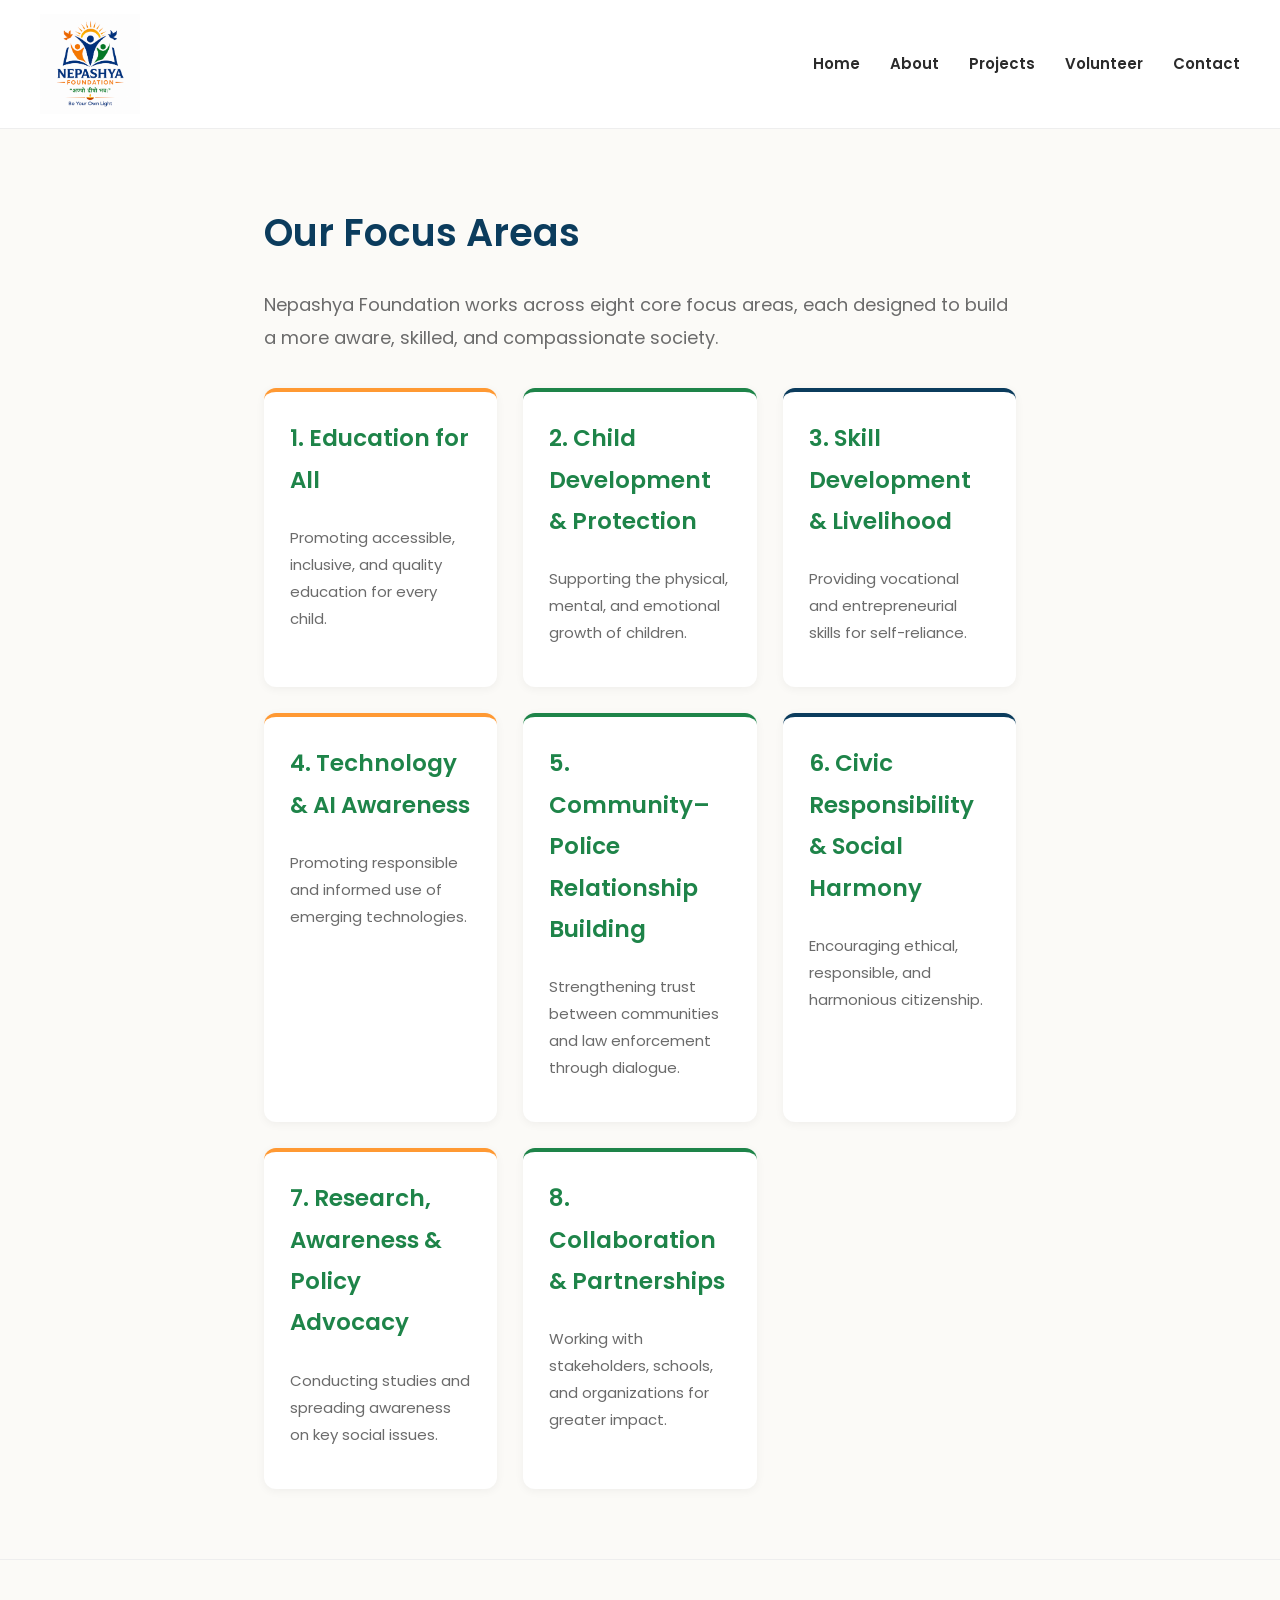
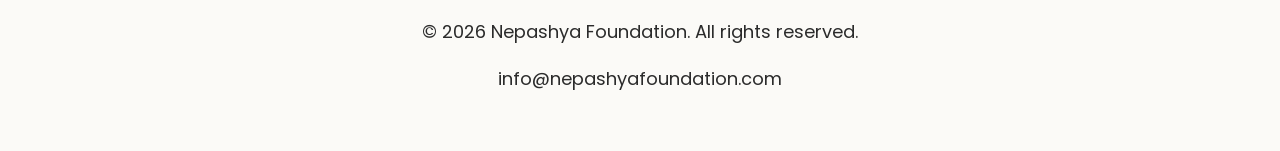
<file: pages/projects.html>
<!DOCTYPE html>
<html lang="en">
<head>
    <meta charset="UTF-8">
    <meta name="viewport" content="width=device-width, initial-scale=1.0">
    <title>Our Projects | Nepashya Foundation</title>
    <link rel="preconnect" href="https://fonts.googleapis.com">
    <link rel="preconnect" href="https://fonts.gstatic.com" crossorigin>
    <link href="https://fonts.googleapis.com/css2?family=Poppins:wght@400;600;700&display=swap" rel="stylesheet">
    <link rel="stylesheet" href="../Style.css">
</head>

<body>

<nav>
    <div class="logo"><img src="../assets/images/logo/logo.png" alt="Nepashya Foundation Logo"></div>
    <ul class="nav-links">
        <li><a href="../index.html">Home</a></li>
        <li><a href="about.html">About</a></li>
        <li><a href="projects.html">Projects</a></li>
        <li><a href="volunteer.html">Volunteer</a></li>
        <li><a href="contact.html">Contact</a></li>
    </ul>
</nav>

<section class="page-section">
    <h2>Our Focus Areas</h2>
    <p>
        Nepashya Foundation works across eight core focus areas, each designed to
        build a more aware, skilled, and compassionate society.
    </p>

    <div class="project-grid">
        <div class="project-card">
            <h3>1. Education for All</h3>
            <p>Promoting accessible, inclusive, and quality education for every child.</p>
        </div>
        <div class="project-card">
            <h3>2. Child Development & Protection</h3>
            <p>Supporting the physical, mental, and emotional growth of children.</p>
        </div>
        <div class="project-card">
            <h3>3. Skill Development & Livelihood</h3>
            <p>Providing vocational and entrepreneurial skills for self-reliance.</p>
        </div>
        <div class="project-card">
            <h3>4. Technology & AI Awareness</h3>
            <p>Promoting responsible and informed use of emerging technologies.</p>
        </div>
        <div class="project-card">
            <h3>5. Community–Police Relationship Building</h3>
            <p>Strengthening trust between communities and law enforcement through dialogue.</p>
        </div>
        <div class="project-card">
            <h3>6. Civic Responsibility & Social Harmony</h3>
            <p>Encouraging ethical, responsible, and harmonious citizenship.</p>
        </div>
        <div class="project-card">
            <h3>7. Research, Awareness & Policy Advocacy</h3>
            <p>Conducting studies and spreading awareness on key social issues.</p>
        </div>
        <div class="project-card">
            <h3>8. Collaboration & Partnerships</h3>
            <p>Working with stakeholders, schools, and organizations for greater impact.</p>
        </div>
    </div>
</section>

</body>

</html>
<footer>
    <p>&copy; 2026 Nepashya Foundation. All rights reserved.</p>
    <p>info@nepashyafoundation.com</p>
</footer>
</file>
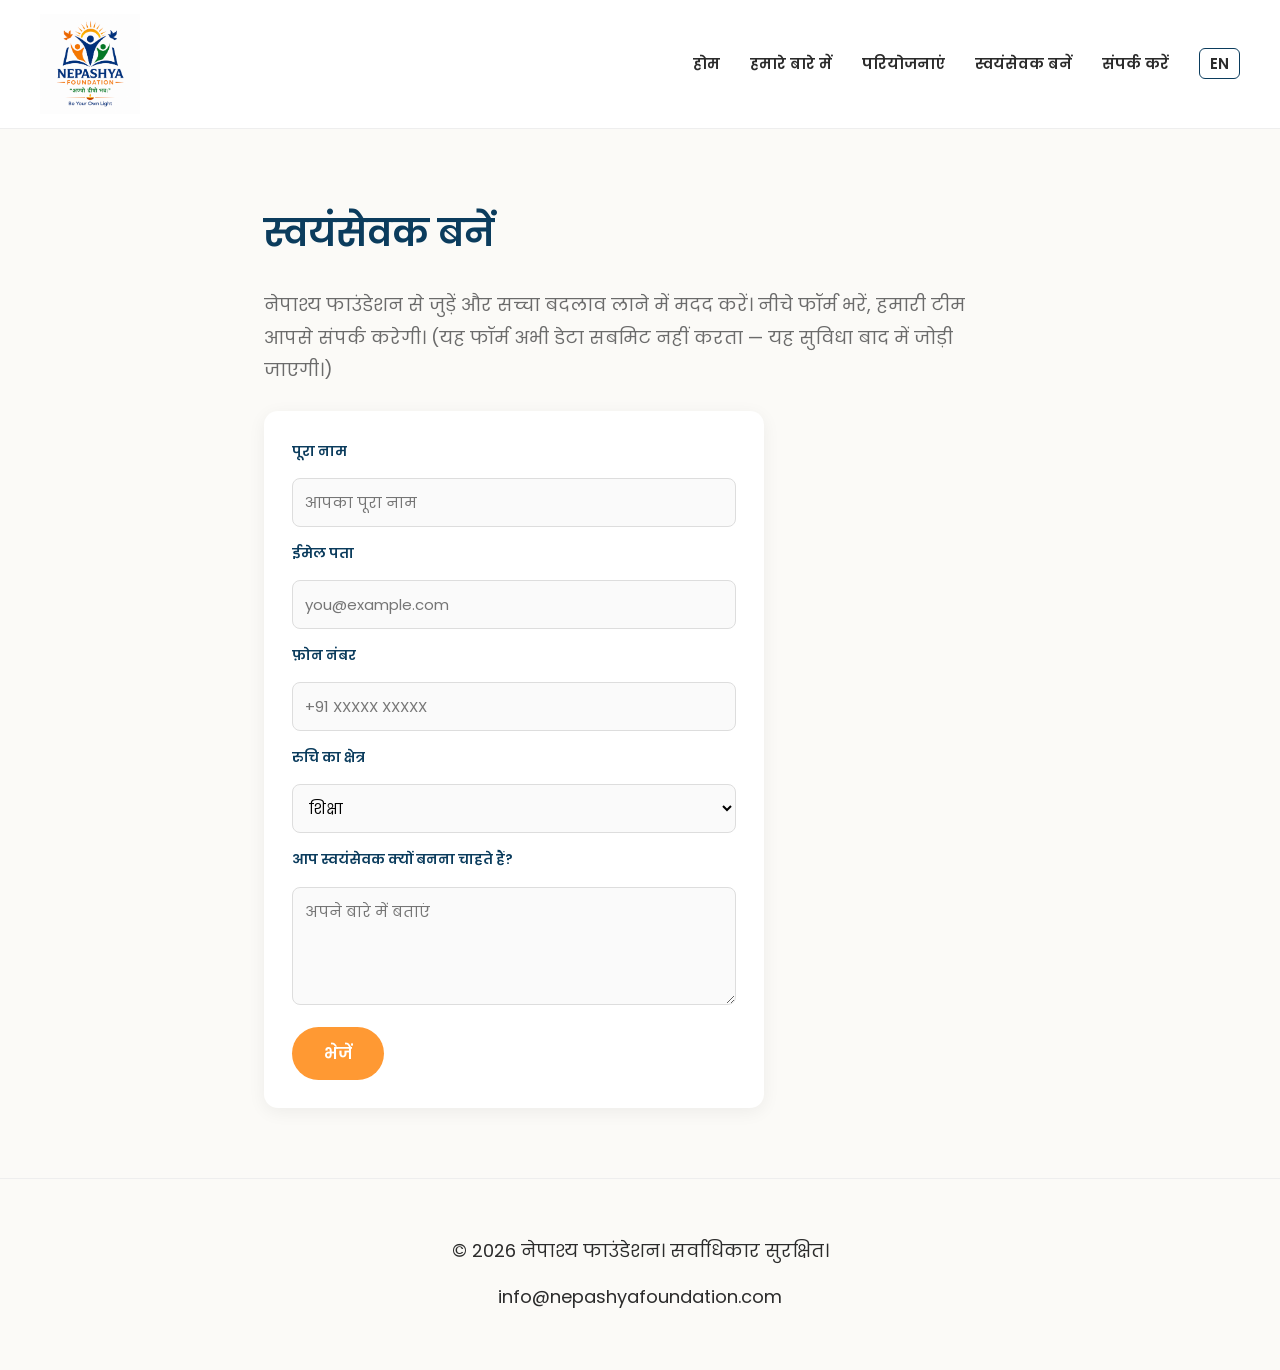
<file: pages/volunteer-hi.html>
<!DOCTYPE html>
<html lang="hi">
<head>
    <meta charset="UTF-8">
    <meta name="viewport" content="width=device-width, initial-scale=1.0">
    <title>स्वयंसेवक बनें | नेपाश्य फाउंडेशन</title>
    <link rel="preconnect" href="https://fonts.googleapis.com">
    <link rel="preconnect" href="https://fonts.gstatic.com" crossorigin>
    <link href="https://fonts.googleapis.com/css2?family=Poppins:wght@400;600;700&family=Noto+Sans+Devanagari:wght@400;600;700&display=swap" rel="stylesheet">
    <link rel="stylesheet" href="../Style.css">
</head>
<body>

<nav>
    <div class="logo"><img src="../assets/images/logo/logo.png" alt="Nepashya Foundation Logo"></div>
    <ul class="nav-links">
        <li><a href="../index-hi.html">होम</a></li>
        <li><a href="about-hi.html">हमारे बारे में</a></li>
        <li><a href="projects-hi.html">परियोजनाएं</a></li>
        <li><a href="volunteer-hi.html">स्वयंसेवक बनें</a></li>
        <li><a href="contact-hi.html">संपर्क करें</a></li>
        <li><a href="volunteer.html" class="lang-switch">EN</a></li>
    </ul>
</nav>

<section class="page-section">
    <h2>स्वयंसेवक बनें</h2>
    <p>
        नेपाश्य फाउंडेशन से जुड़ें और सच्चा बदलाव लाने में मदद करें।
        नीचे फॉर्म भरें, हमारी टीम आपसे संपर्क करेगी।
        (यह फॉर्म अभी डेटा सबमिट नहीं करता — यह सुविधा बाद में जोड़ी जाएगी।)
    </p>

    <form class="volunteer-form" action="https://formspree.io/f/mzdladkb" method="POST">
        <input type="hidden" name="form_type" value="Volunteer Signup">
        <label for="name">पूरा नाम</label>
        <input type="text" id="name" name="name" placeholder="आपका पूरा नाम">

        <label for="email">ईमेल पता</label>
        <input type="email" id="email" name="email" placeholder="you@example.com">

        <label for="phone">फ़ोन नंबर</label>
        <input type="tel" id="phone" name="phone" placeholder="+91 XXXXX XXXXX">

        <label for="interest">रुचि का क्षेत्र</label>
        <select id="interest" name="interest">
            <option>शिक्षा</option>
            <option>महिला सशक्तिकरण</option>
            <option>पर्यावरण</option>
            <option>नागरिक जिम्मेदारी</option>
            <option>अन्य</option>
        </select>

        <label for="message">आप स्वयंसेवक क्यों बनना चाहते हैं?</label>
        <textarea id="message" name="message" rows="4" placeholder="अपने बारे में बताएं"></textarea>

        <button type="submit"> भेजें </button>
    </form>
</section>

</body>
</html>
<footer>
    <p>&copy; 2026 नेपाश्य फाउंडेशन। सर्वाधिकार सुरक्षित।</p>
    <p>info@nepashyafoundation.com</p>
</footer>
</file>
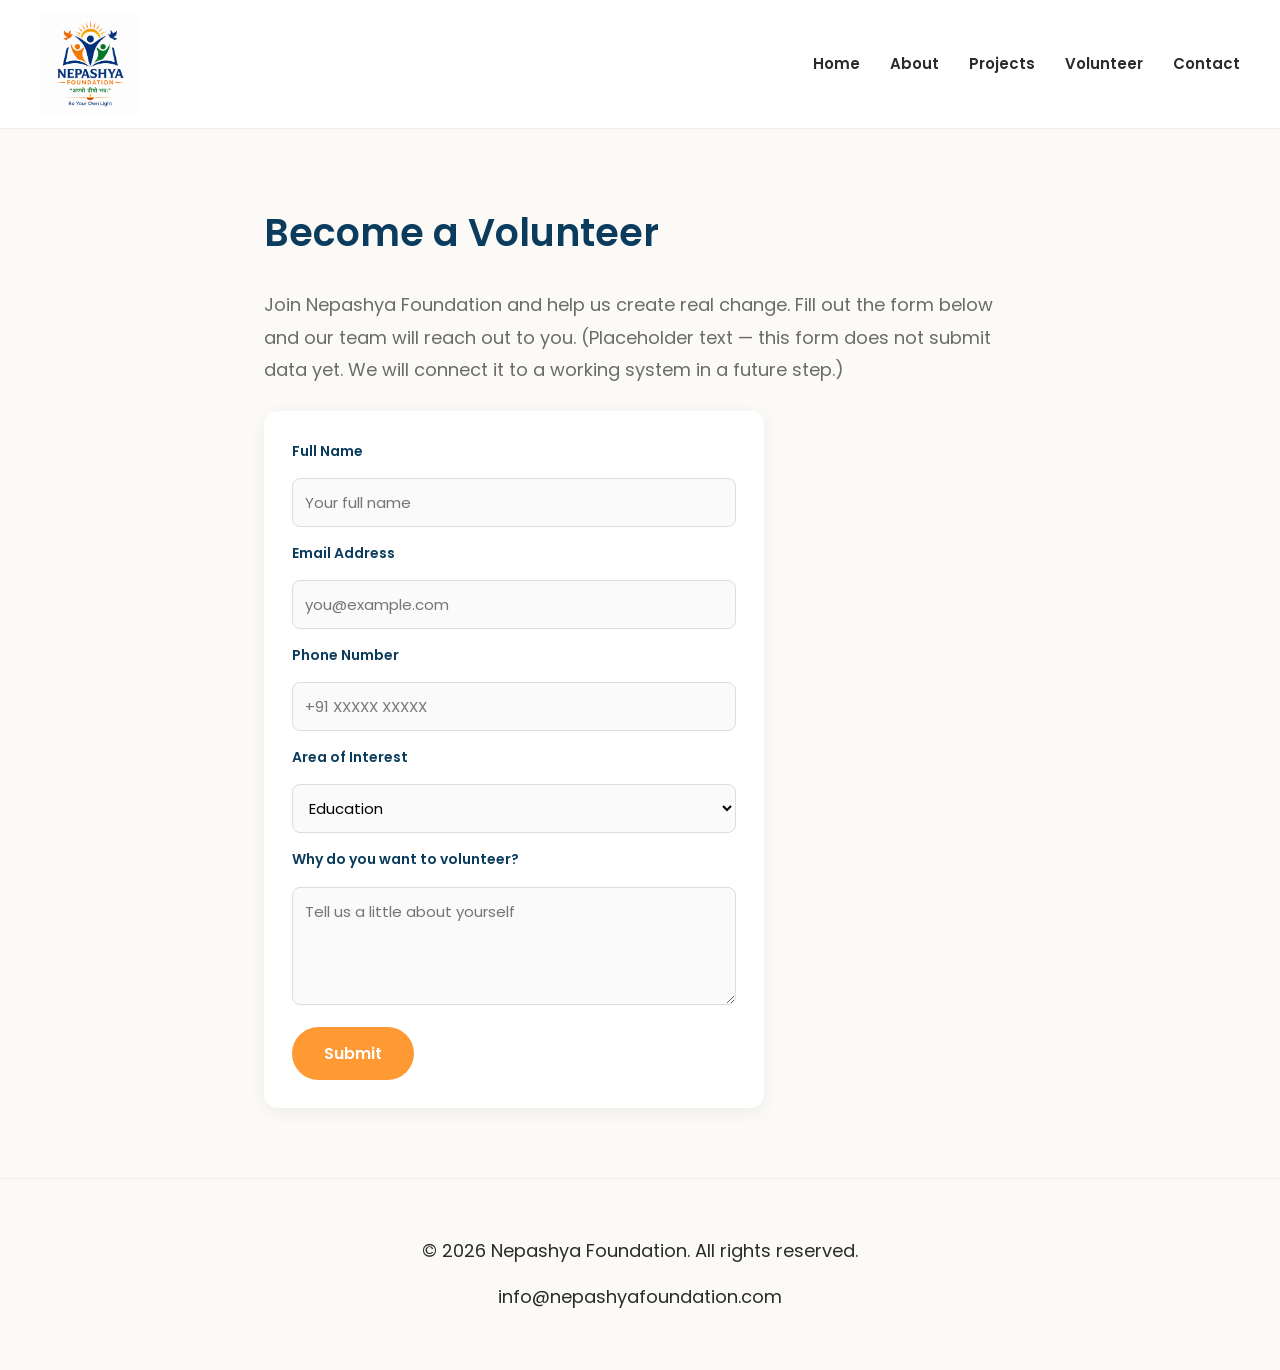
<file: pages/volunteer.html>
<!DOCTYPE html>
<html lang="en">
<head>
    <meta charset="UTF-8">
    <meta name="viewport" content="width=device-width, initial-scale=1.0">
    <title>Volunteer | Nepashya Foundation</title>
    <link rel="preconnect" href="https://fonts.googleapis.com">
    <link rel="preconnect" href="https://fonts.gstatic.com" crossorigin>
    <link href="https://fonts.googleapis.com/css2?family=Poppins:wght@400;600;700&display=swap" rel="stylesheet">
    <link rel="stylesheet" href="../Style.css">
</head>

<body>

<nav>
    <div class="logo"><img src="../assets/images/logo/logo.png" alt="Nepashya Foundation Logo"></div>
    <ul class="nav-links">
        <li><a href="../index.html">Home</a></li>
        <li><a href="about.html">About</a></li>
        <li><a href="projects.html">Projects</a></li>
        <li><a href="volunteer.html">Volunteer</a></li>
        <li><a href="contact.html">Contact</a></li>
    </ul>
</nav>

<section class="page-section">
    <h2>Become a Volunteer</h2>
    <p>
        Join Nepashya Foundation and help us create real change. Fill out the
        form below and our team will reach out to you.
        (Placeholder text — this form does not submit data yet. We will connect
        it to a working system in a future step.)
    </p>

    <form class="volunteer-form" action="https://formspree.io/f/mzdladkb" method="POST">
        <input type="hidden" name="form_type" value="Volunteer Signup">

        <label for="name">Full Name</label>
        <input type="text" id="name" name="name" placeholder="Your full name">

        <label for="email">Email Address</label>
        <input type="email" id="email" name="email" placeholder="you@example.com">

        <label for="phone">Phone Number</label>
        <input type="tel" id="phone" name="phone" placeholder="+91 XXXXX XXXXX">

        <label for="interest">Area of Interest</label>
        <select id="interest" name="interest">
            <option>Education</option>
            <option>Women Empowerment</option>
            <option>Environment</option>
            <option>Civic Responsibility</option>
            <option>Other</option>
        </select>

        <label for="message">Why do you want to volunteer?</label>
        <textarea id="message" name="message" rows="4" placeholder="Tell us a little about yourself"></textarea>

        <button type="submit">Submit</button>

    </form>
</section>

</body>

</html>
<footer>
    <p>&copy; 2026 Nepashya Foundation. All rights reserved.</p>
    <p>info@nepashyafoundation.com</p>
</footer>
</file>
<file: Style.css>
/* ===== Brand Colors (Variables) ===== */
:root {
    --deep-blue: #0B3C5D;
    --emerald-green: #1E8449;
    --saffron: #FF9933;
    --background: #FBFAF7;
    --card-bg: #FFFFFF;
    --text-dark: #2B2B2B;
    --text-muted: #6B6B6B;
}

* {
    box-sizing: border-box;
}

body {
    margin: 0;
    font-family: 'Poppins', Arial, sans-serif;
    background: var(--background);
    color: var(--text-dark);
    line-height: 1.6;
}

h1, h2, h3 {
    font-family: 'Fraunces', 'Poppins', serif;
}

/* ===== Navigation Bar ===== */
nav {
    display: flex;
    justify-content: space-between;
    align-items: center;
    padding: 14px 40px;
    background: var(--card-bg);
    border-bottom: 1px solid #eee;
    position: sticky;
    top: 0;
    z-index: 100;
}

nav .logo {
    font-weight: 700;
    font-size: 20px;
    color: var(--deep-blue);
    display: flex;
    align-items: center;
}

nav .logo img {
    height: 100px;
}

nav .nav-links {
    display: flex;
    list-style: none;
    gap: 30px;
    margin: 0;
    padding: 0;
}

nav .nav-links a {
    text-decoration: none;
    color: var(--text-dark);
    font-weight: 600;
    font-size: 15px;
    transition: color 0.2s ease;
}

nav .nav-links a:hover {
    color: var(--saffron);
}

.lang-switch {
    border: 1px solid var(--deep-blue);
    padding: 4px 10px;
    border-radius: 6px;
    font-size: 13px;
}

/* ===== Hero Section ===== */
header {
    position: relative;
    text-align: center;
    padding: 110px 20px 100px;
    background: linear-gradient(135deg, var(--deep-blue), var(--emerald-green));
    color: white;
    overflow: hidden;
}

header::before {
    content: "";
    position: absolute;
    top: -20%;
    left: 50%;
    transform: translateX(-50%);
    width: 600px;
    height: 600px;
    background: radial-gradient(circle, rgba(255,153,51,0.35) 0%, rgba(255,153,51,0) 70%);
    pointer-events: none;
}

header h1, header p {
    position: relative;
    z-index: 1;
}

h1 {
    font-size: 56px;
    margin-bottom: 18px;
    font-weight: 600;
    letter-spacing: 0.5px;
}

p {
    font-size: 18px;
    color: var(--text-dark);
}

header p {
    color: white;
}

.tagline-sub {
    font-size: 15px;
    opacity: 0.85;
    font-style: italic;
}

button {
    padding: 14px 32px;
    margin: 15px 8px;
    border: none;
    border-radius: 30px;
    font-size: 16px;
    font-weight: 600;
    font-family: 'Poppins', sans-serif;
    cursor: pointer;
    transition: transform 0.2s ease, box-shadow 0.2s ease;
}

button:hover {
    transform: translateY(-2px);
    box-shadow: 0 8px 20px rgba(0,0,0,0.15);
}

button:first-of-type {
    background: var(--saffron);
    color: white;
}

button:last-of-type {
    background: white;
    color: var(--deep-blue);
}

/* ===== Inner Page Sections (About, Projects, etc.) ===== */
.page-section {
    max-width: 800px;
    margin: 70px auto;
    padding: 0 24px;
    line-height: 1.8;
}

.page-section h2 {
    color: var(--deep-blue);
    font-size: 38px;
    margin-bottom: 22px;
    font-weight: 600;
}

.page-section h3 {
    color: var(--emerald-green);
    font-size: 23px;
    margin-top: 34px;
    font-weight: 600;
}

.page-section p {
    color: var(--text-muted);
}

/* ===== Volunteer / Contact Form ===== */
.volunteer-form {
    display: flex;
    flex-direction: column;
    gap: 14px;
    max-width: 500px;
    margin-top: 24px;
    background: var(--card-bg);
    padding: 28px;
    border-radius: 14px;
    box-shadow: 0 4px 18px rgba(0,0,0,0.06);
}

.volunteer-form label {
    font-weight: 600;
    color: var(--deep-blue);
    font-size: 14px;
}

.volunteer-form input,
.volunteer-form select,
.volunteer-form textarea {
    padding: 12px;
    border: 1px solid #ddd;
    border-radius: 8px;
    font-family: 'Poppins', Arial, sans-serif;
    font-size: 15px;
    background: #FAFAFA;
}

.volunteer-form input:focus,
.volunteer-form select:focus,
.volunteer-form textarea:focus {
    outline: 2px solid var(--saffron);
    background: white;
}

.volunteer-form button {
    align-self: flex-start;
    background: var(--saffron);
    color: white;
    margin: 8px 0 0;
}

/* ===== Project / Focus Area Cards ===== */
.project-grid {
    display: grid;
    grid-template-columns: repeat(auto-fit, minmax(230px, 1fr));
    gap: 26px;
    margin-top: 34px;
}

.project-card {
    background: var(--card-bg);
    border-top: 4px solid var(--saffron);
    border-radius: 12px;
    padding: 26px;
    box-shadow: 0 2px 10px rgba(0,0,0,0.05);
    transition: transform 0.2s ease, box-shadow 0.2s ease;
}

.project-card:hover {
    transform: translateY(-4px);
    box-shadow: 0 10px 24px rgba(0,0,0,0.10);
}

.project-card:nth-of-type(3n+2) {
    border-top-color: var(--emerald-green);
}

.project-card:nth-of-type(3n+3) {
    border-top-color: var(--deep-blue);
}

.project-card h3 {
    margin-top: 0;
}

.project-card p {
    color: var(--text-muted);
    font-size: 15px;
}

/* ===== Homepage Sections ===== */
.home-section {
    max-width: 1000px;
    margin: 0 auto;
    padding: 70px 24px;
}

.home-section h2 {
    color: var(--deep-blue);
    font-size: 34px;
    margin-bottom: 18px;
}

.home-section p {
    color: var(--text-muted);
    max-width: 650px;
}

.text-link {
    display: inline-block;
    margin-top: 18px;
    color: var(--saffron);
    font-weight: 600;
    text-decoration: none;
    font-size: 15px;
}

.text-link:hover {
    text-decoration: underline;
}

.cta-banner {
    background: linear-gradient(135deg, var(--deep-blue), var(--emerald-green));
    border-radius: 20px;
    text-align: center;
    color: white;
}

.cta-banner h2 {
    color: white;
}

.cta-banner p {
    color: rgba(255,255,255,0.85);
    margin: 0 auto 10px;
}

.btn-outline {
    background: transparent;
    border: 2px solid white !important;
    color: white;
}

/* ===== Footer ===== */
footer {
    text-align: center;
    padding: 40px 20px;
    color: var(--text-muted);
    font-size: 14px;
    border-top: 1px solid #eee;
}

/* ===== Mobile Adjustments ===== */
@media (max-width: 600px) {
    header {
        padding: 60px 20px 60px;
    }

    h1 {
        font-size: 36px;
        letter-spacing: 0;
    }

    p {
        font-size: 16px;
    }

    nav {
        flex-direction: column;
        gap: 14px;
        padding: 14px 20px;
    }

    nav .logo img {
        height: 70px;
    }

    nav .nav-links {
        flex-wrap: wrap;
        justify-content: center;
        gap: 14px;
    }

    .home-section {
        padding: 40px 20px;
    }

    .page-section {
        margin: 40px auto;
    }
}
</file>
